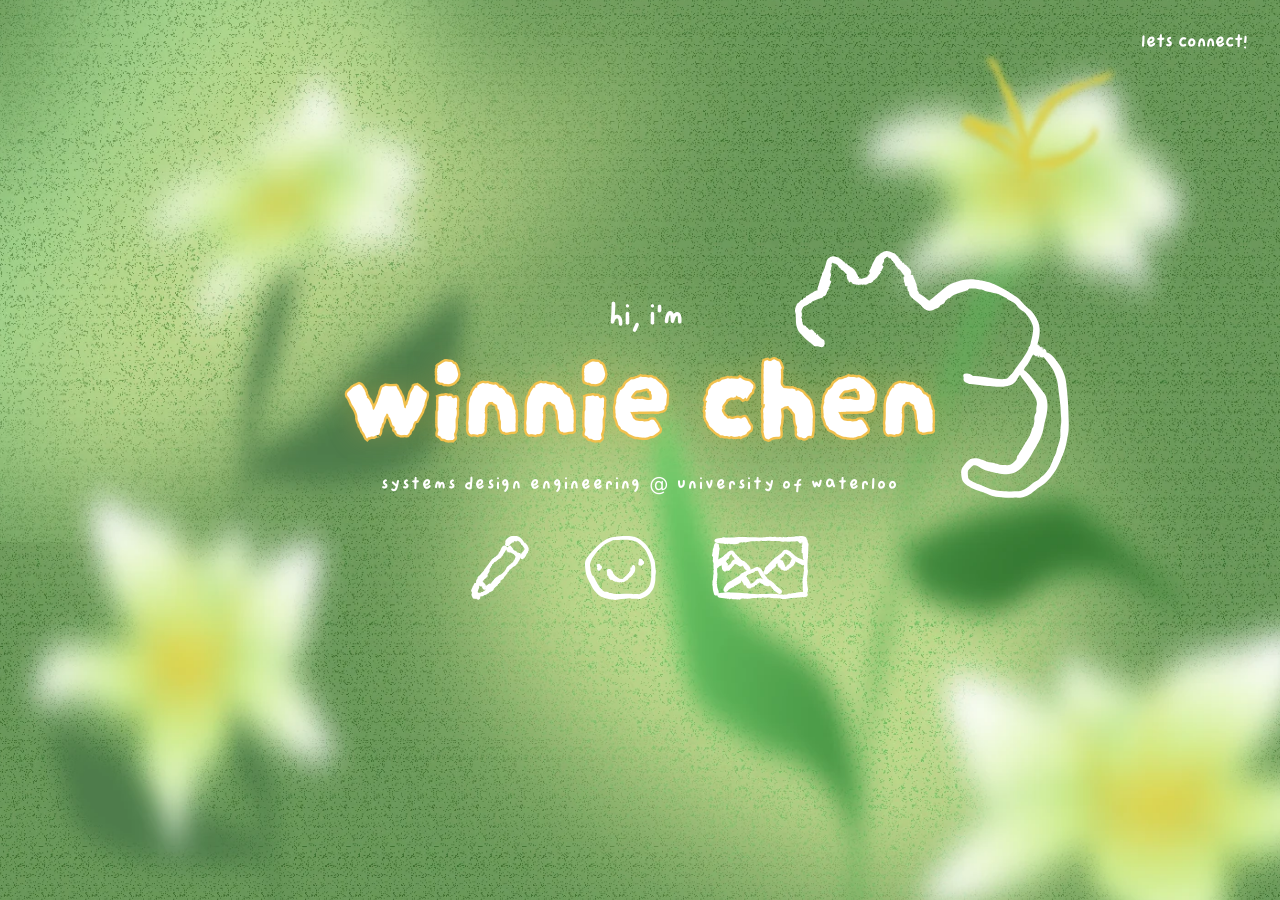
<file: index.html>
<!DOCTYPE html>
<html lang="en">
<head>
  <meta charset="UTF-8">
  <meta name="viewport" content="width=device-width, initial-scale=1">
  <title>Winnie Chen</title>
  <!-- Browser tab icon (favicon): shows assets/logo.svg next to the page title -->
  <link rel="icon" type="image/svg+xml" href="assets/logo.svg">
  <meta name="description" content="Winnie Chen, systems design engineering at the University of Waterloo.">
  <!-- Start downloading the two main fonts straight away so the text appears sooner -->
  <link rel="preload" href="fonts/DarumadropOne-Regular.ttf" as="font" type="font/ttf" crossorigin>
  <link rel="preload" href="fonts/Cweyons-Regular.ttf" as="font" type="font/ttf" crossorigin>
  <link rel="stylesheet" href="styles.css">
</head>
<body>

  <main class="hero">
    <!-- Background image layer (moves slightly with the mouse, see script.js) -->
    <div class="hero-bg" aria-hidden="true"></div>

    <!-- Top-right menu -->
    <div class="connect">
      <button class="connect-btn" type="button" aria-expanded="false" aria-controls="connect-menu">
        lets connect!
      </button>
      <ul class="connect-menu" id="connect-menu">
        <li>
          <a href="https://www.linkedin.com/in/winniechen3" target="_blank" rel="noopener noreferrer">
            <svg class="menu-icon" viewBox="0 0 24 24" fill="none" stroke="currentColor" stroke-width="2" stroke-linecap="round" stroke-linejoin="round" aria-hidden="true">
              <path d="M16 8a6 6 0 0 1 6 6v7h-4v-7a2 2 0 0 0-2-2 2 2 0 0 0-2 2v7h-4v-7a6 6 0 0 1 6-6z"/>
              <rect x="2" y="9" width="4" height="12"/>
              <circle cx="4" cy="4" r="2"/>
            </svg>
            <span>linkedin</span>
          </a>
        </li>
        <li>
          <a href="https://github.com/winnie-c8" target="_blank" rel="noopener noreferrer">
            <svg class="menu-icon" viewBox="0 0 24 24" fill="none" stroke="currentColor" stroke-width="2" stroke-linecap="round" stroke-linejoin="round" aria-hidden="true">
              <path d="M9 19c-5 1.5-5-2.5-7-3m14 6v-3.87a3.37 3.37 0 0 0-.94-2.61c3.14-.35 6.44-1.54 6.44-7A5.44 5.44 0 0 0 20 4.77 5.07 5.07 0 0 0 19.91 1S18.73.65 16 2.48a13.38 13.38 0 0 0-7 0C6.27.65 5.09 1 5.09 1A5.07 5.07 0 0 0 5 4.77a5.44 5.44 0 0 0-1.5 3.78c0 5.42 3.3 6.61 6.44 7A3.37 3.37 0 0 0 9 18.13V22"/>
            </svg>
            <span>github</span>
          </a>
        </li>
        <li>
          <a href="mailto:winnie.chen005@gmail.com">
            <svg class="menu-icon" viewBox="0 0 24 24" fill="none" stroke="currentColor" stroke-width="2" stroke-linecap="round" stroke-linejoin="round" aria-hidden="true">
              <path d="M4 4h16c1.1 0 2 .9 2 2v12c0 1.1-.9 2-2 2H4c-1.1 0-2-.9-2-2V6c0-1.1.9-2 2-2z"/>
              <polyline points="22,6 12,13 2,6"/>
            </svg>
            <span>email</span>
          </a>
        </li>
      </ul>
    </div>

    <!-- Centre content -->
    <div class="hero-content">
      <h1 class="intro">
        <span class="intro-greeting">hi, i'm</span>
        <span class="intro-name">
          winnie chen
          <!-- Cat doodle sits on the end of the name -->
          <img class="intro-cat" src="assets/intro-cat.svg" alt="" width="300" height="200">
        </span>
      </h1>

      <p class="tagline">systems design engineering @ university of waterloo</p>

      <!-- Icon navigation: change the hrefs to your real sections/pages -->
      <nav class="icon-nav" aria-label="Main">
        <a class="icon-link" href="projects.html" style="--blob:#a3b5bc; --rot:-4deg">
          <img src="assets/icon-pencil.svg" alt="">
          <span class="icon-label">projects</span>
        </a>
        <a class="icon-link" href="about.html" style="--blob:#e8c96b; --rot:3deg">
          <img src="assets/icon-smile.svg" alt="">
          <span class="icon-label">about me</span>
        </a>
        <a class="icon-link" href="gallery.html" style="--blob:#c4a8d8; --rot:-2deg">
          <img src="assets/icon-image.svg" alt="">
          <span class="icon-label">gallery</span>
        </a>
      </nav>
    </div>
  </main>

  <!-- Add more sections below. Give each an id that matches the links above. -->
  <!--
  <section id="writing"></section>
  <section id="about"></section>
  <section id="gallery"></section>
  <section id="contact"></section>
  -->

  <script src="script.js"></script>
</body>
</html>
</file>
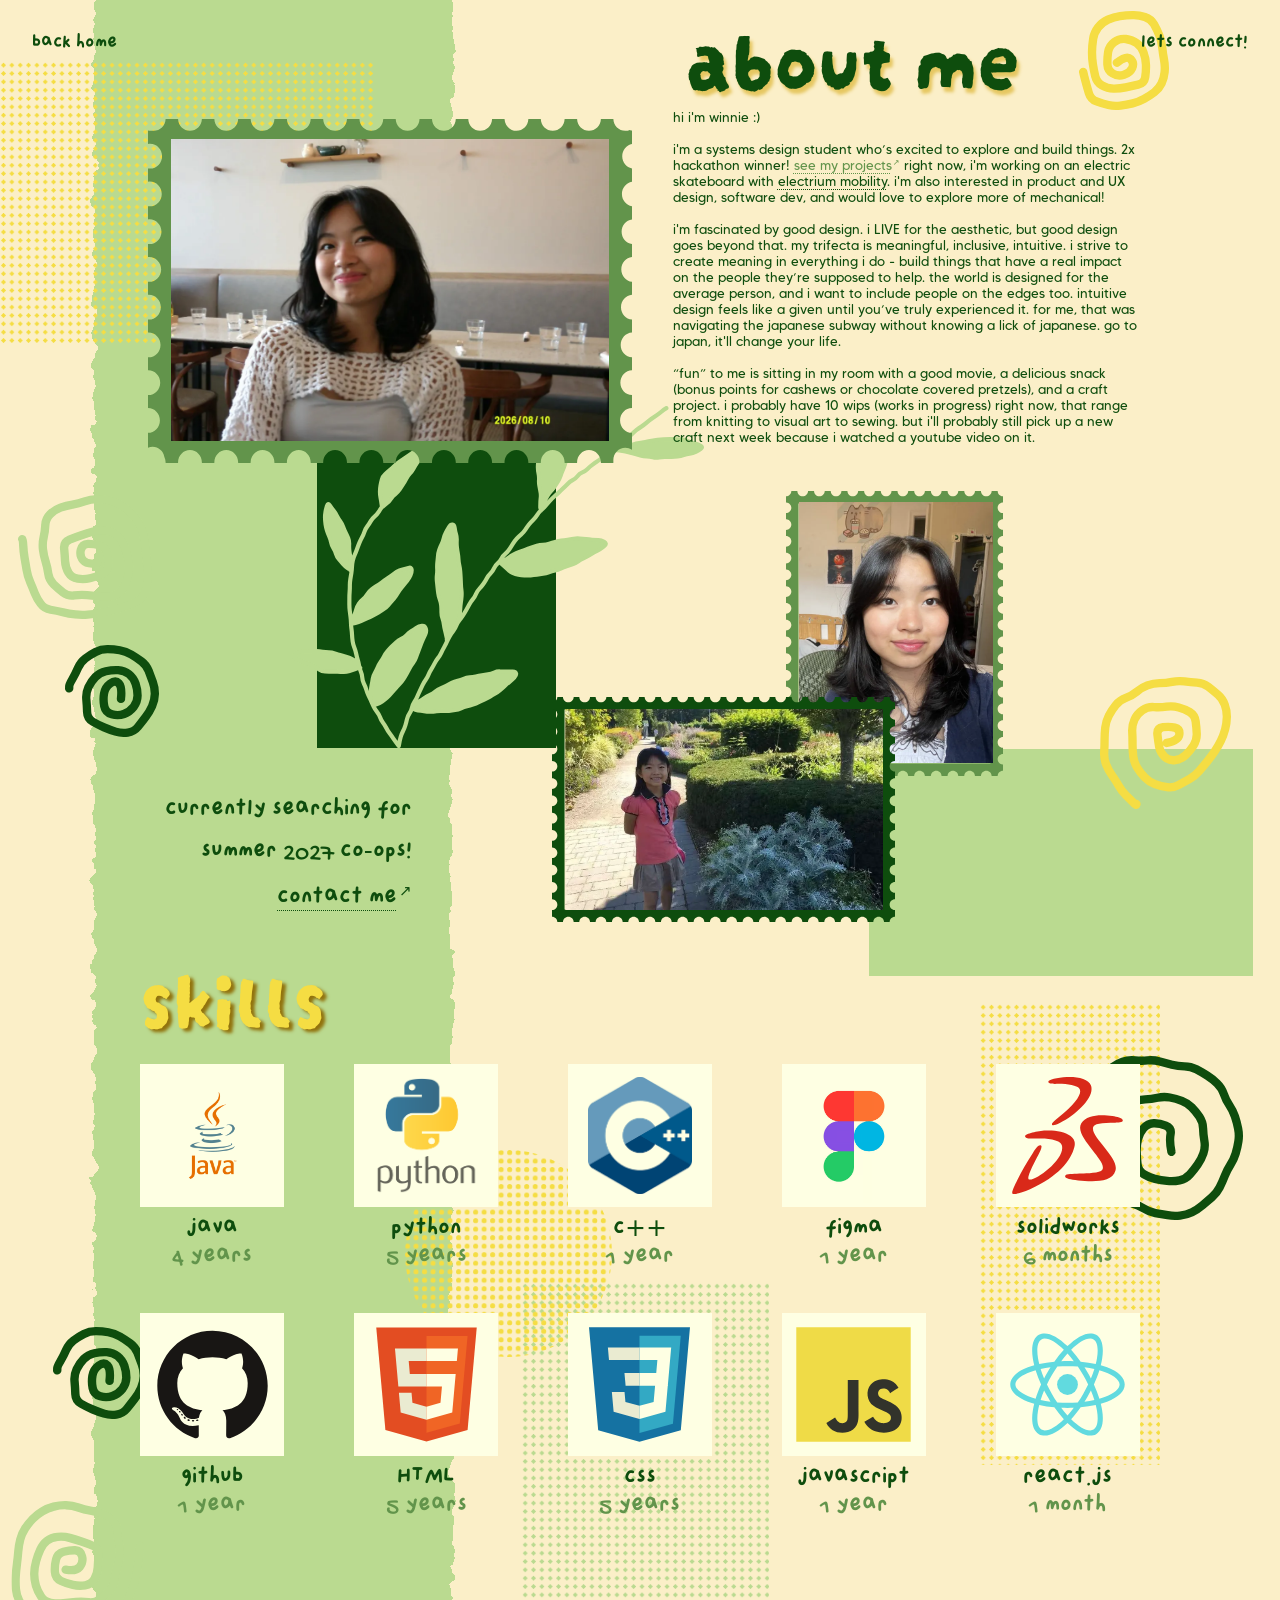
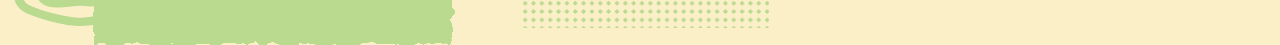
<file: about.html>
<!DOCTYPE html>
<html lang="en">
<head>
  <meta charset="UTF-8">
  <meta name="viewport" content="width=device-width, initial-scale=1">
  <title>About Me | Winnie Chen</title>
  <!-- Browser tab icon (favicon): shows assets/logo.svg next to the page title -->
  <link rel="icon" type="image/svg+xml" href="assets/logo.svg">
  <!-- Start downloading the two main fonts straight away so the text appears sooner -->
  <link rel="preload" href="fonts/DarumadropOne-Regular.ttf" as="font" type="font/ttf" crossorigin>
  <link rel="preload" href="fonts/Cweyons-Regular.ttf" as="font" type="font/ttf" crossorigin>
  <link rel="stylesheet" href="styles.css">
  <!-- Turns on the fade-in before anything is drawn, so the top of the page starts hidden
       instead of flashing up and then disappearing. If JavaScript is off this never runs,
       and everything just shows normally. -->
  <script>document.documentElement.classList.add("reveal-on");</script>
</head>
<body class="page about-page">

  <!-- Invisible helper: a "torn paper" filter. It wobbles the edges of anything that uses
       filter: url(#torn) so the green strip looks ripped instead of perfectly straight. -->
  <svg width="0" height="0" style="position:absolute" aria-hidden="true">
    <filter id="torn">
      <feTurbulence type="fractalNoise" baseFrequency="0.06" numOctaves="3" seed="4"/>
      <feDisplacementMap in="SourceGraphic" scale="14"/>
    </filter>
  </svg>

  <a class="back" href="index.html">back home</a>
    <!-- Top-right menu -->
    <div class="connect">
      <button class="connect-btn" type="button" aria-expanded="false" aria-controls="connect-menu">
        lets connect!
      </button>
      <ul class="connect-menu" id="connect-menu">
        <li>
          <a href="https://www.linkedin.com/in/winniechen3" target="_blank" rel="noopener noreferrer">
            <svg class="menu-icon" viewBox="0 0 24 24" fill="none" stroke="currentColor" stroke-width="2" stroke-linecap="round" stroke-linejoin="round" aria-hidden="true">
              <path d="M16 8a6 6 0 0 1 6 6v7h-4v-7a2 2 0 0 0-2-2 2 2 0 0 0-2 2v7h-4v-7a6 6 0 0 1 6-6z"/>
              <rect x="2" y="9" width="4" height="12"/>
              <circle cx="4" cy="4" r="2"/>
            </svg>
            <span>linkedin</span>
          </a>
        </li>
        <li>
          <a href="https://github.com/winnie-c8" target="_blank" rel="noopener noreferrer">
            <svg class="menu-icon" viewBox="0 0 24 24" fill="none" stroke="currentColor" stroke-width="2" stroke-linecap="round" stroke-linejoin="round" aria-hidden="true">
              <path d="M9 19c-5 1.5-5-2.5-7-3m14 6v-3.87a3.37 3.37 0 0 0-.94-2.61c3.14-.35 6.44-1.54 6.44-7A5.44 5.44 0 0 0 20 4.77 5.07 5.07 0 0 0 19.91 1S18.73.65 16 2.48a13.38 13.38 0 0 0-7 0C6.27.65 5.09 1 5.09 1A5.07 5.07 0 0 0 5 4.77a5.44 5.44 0 0 0-1.5 3.78c0 5.42 3.3 6.61 6.44 7A3.37 3.37 0 0 0 9 18.13V22"/>
            </svg>
            <span>github</span>
          </a>
        </li>
        <li>
          <a href="mailto:winnie.chen005@gmail.com">
            <svg class="menu-icon" viewBox="0 0 24 24" fill="none" stroke="currentColor" stroke-width="2" stroke-linecap="round" stroke-linejoin="round" aria-hidden="true">
              <path d="M4 4h16c1.1 0 2 .9 2 2v12c0 1.1-.9 2-2 2H4c-1.1 0-2-.9-2-2V6c0-1.1.9-2 2-2z"/>
              <polyline points="22,6 12,13 2,6"/>
            </svg>
            <span>email</span>
          </a>
        </li>
      </ul>
    </div>

  <!-- Layout: the content flows in a grid whose column widths are proportions of the
       Figma frame (177 : 579 : 49 : 561 : 166), so it stretches and shrinks with the screen.
       Sizes use --u = one Figma pixel at the current page width.
       Only the background decorations (.about-deco) are layered behind, placed by percentage.
       Below 1000px wide, styles.css stacks everything into one column. -->
  <main class="about">

    <!-- ===== Background layer: decorations that sit behind everything ===== -->
    <div class="about-deco" aria-hidden="true">
      <!-- light green blocks (the torn tall strip and the block behind the selfies) -->
      <div class="block block--light" style="--x:1040; --y:897;  --w:460; --h:271;"></div>
      <div class="block block--light torn" style="--x:112;  --y:-30;  --w:429; bottom:0; height:auto;"></div>

      <!-- dot patterns (drawn with CSS, see .dots in styles.css) -->
      <div class="dots dots--yellow" style="--x:-11;  --y:73;   --w:460; --h:337;"></div>
      <div class="dots dots--yellow" style="--x:1172; --y:1201; --w:216; --h:553;"></div>
      <div class="dots dots--light"  style="--x:623;  --y:1534; --w:298; --h:414;"></div>
      <img class="art" src="assets/about/dot-circle.svg" alt="" style="--x:485;  --y:1376; --w:248; --h:248;">

      <!-- spirals: each img uses the exact size of its exported SVG -->
      <img class="art flip" src="assets/about/spiral-lightgreen-big.svg" alt="" style="--x:13; --y:1796; --w:159.7; --h:149.4;">
      <img class="art" src="assets/about/spiral-darkgreen-small.svg" alt="" style="--x:78;   --y:772;  --w:112.7; --h:110.7;">
      <img class="art" src="assets/about/spiral-darkgreen-big.svg"  alt="" style="--x:1277; --y:1264;  --w:211;   --h:196.2;">
      <img class="art" src="assets/about/spiral-darkgreen-small.svg" alt="" style="--x:64;   --y:1588; --w:112.7; --h:110.7;">
      <img class="art" src="assets/about/spiral-lightgreen.svg"     alt="" style="--x:22;   --y:592;  --w:159.7; --h:149.4;">
      <img class="art" src="assets/about/spiral-yellow.svg"         alt="" style="--x:1291; --y:13;  --w:107.6; --h:118.5;">
      <img class="art" src="assets/about/spiral-yellow-big.svg"     alt="" style="--x:1316; --y:810;  --w:157.3; --h:158.8;">
    </div>

    <section class="about-intro">

      <!-- Left column: big photo stamp, dark square with the leaf, then the co-op text -->
      <div class="about-left">
        <!-- Stamp frame underneath, photo on top inside it -->
        <div class="stamp-frame stamp-frame--cafe">
          <img class="stamp-frame-art" src="assets/about/stamp-big.svg" alt="">
          <div class="crop">
            <img src="assets/about/photo-cafe.png" alt="Winnie smiling at a cafe table"
                 style="left:-22.97%; top:-0.04%; width:122.97%; height:100.07%;">
          </div>
        </div>

        <!-- Dark green square, tucked up under the bottom of the stamp, with the leaf branch on it -->
        <div class="about-dark-block">
          <img class="about-leaf" src="assets/about/leaf-branch.svg" alt="" aria-hidden="true">
        </div>

        <!-- EDIT HERE - CO-OP TEXT AND LINKS (right-aligned, under the dark square) -->
        <ul class="about-traits">
          <li>currently searching for</li>
          <li>summer 2027 co-ops!</li>
          <!-- Links: arrow sits top-right of the text, whole link turns yellow on hover (see .about-link in styles.css) -->
          <li><a class="about-link about-link--arrow" href="https://www.linkedin.com/in/winniechen3" target="_blank" rel="noopener noreferrer">contact me</a></li>
        </ul>
      </div>

      <!-- Right column: title, bio, then the two overlapping photo stamps -->
      <div class="about-right">
        <h1 class="about-title">about me</h1>

        <!-- EDIT HERE - YOUR BIO. Each paragraph is its own <p>. -->
        <div class="about-bio">
          <p>hi i'm winnie :)</p>
          <p>i'm a systems design student who’s excited to explore and build things. 2x hackathon winner! <a class="about-link about-link--arrow about-link--mid" href="projects.html">see my projects</a> right now, i'm working on an electric skateboard with <a class="about-link" href="https://electriummobility.com/" target="_blank" rel="noopener noreferrer">electrium mobility</a>. i'm also interested in product and UX design, software dev, and would love to explore more of mechanical!</p>
          <p>i'm fascinated by good design. i LIVE for the aesthetic, but good design goes beyond that. my trifecta is meaningful, inclusive, intuitive. i strive to create meaning in everything i do - build things that have a real impact on the people they’re supposed to help. the world is designed for the average person, and i want to include people on the edges too. intuitive design feels like a given until you’ve truly experienced it. for me, that was navigating the japanese subway without knowing a lick of japanese. go to japan, it'll change your life.</p>
          <p>“fun” to me is sitting in my room with a good movie, a delicious snack (bonus points for cashews or chocolate covered pretzels), and a craft project. i probably have 10 wips (works in progress) right now, that range from knitting to visual art to sewing. but i'll probably still pick up a new craft next week because i watched a youtube video on it.</p>
        </div>

        <!-- Selfie (top right) and garden photo (bottom left) overlap in one shared box -->
        <div class="photo-pair">
          <!-- Garden: frame underneath, mirrored photo on top -->
          <div class="stamp-frame stamp-frame--garden">
            <img class="stamp-frame-art" src="assets/about/stamp-wide.svg" alt="">
            <div class="crop">
              <img class="crop-fill flip" src="assets/about/photo-garden.png" alt="Winnie as a kid standing in a garden">
            </div>
          </div>
          <!-- Selfie: photo underneath, frame on top -->
          <div class="stamp-frame stamp-frame--selfie">
            <div class="crop">
              <img src="assets/about/photo-selfie.png" alt="Selfie of Winnie"
                   style="left:-55.25%; top:-0.04%; width:178.59%; height:99.44%;">
            </div>
            <img class="stamp-frame-art" src="assets/about/stamp-tall.svg" alt="">
          </div>
        </div>
      </div>
    </section>

    <!-- ===== Skills ===== -->
    <section class="about-skills">
      <h2 class="about-title about-title--skills">skills</h2>
    <!-- EDIT HERE - YOUR SKILLS: each card is a cream square with the logo inside,
         and the line underneath says how long. Order and years match the Figma frame.
         Under each square: the skill name, then the time on the line below. -->
    <ul class="skills-grid">
      <li class="skill"><span class="skill-icon"><img src="assets/about/skills/java.png" alt="Java"></span><span class="skill-name">java</span><span class="skill-years">4 years</span></li>
      <li class="skill"><span class="skill-icon"><img src="assets/about/skills/python.png" alt="Python"></span><span class="skill-name">python</span><span class="skill-years">5 years</span></li>
      <li class="skill"><span class="skill-icon"><img src="assets/about/skills/cpp.png" alt="C++"></span><span class="skill-name">c++</span><span class="skill-years">1 year</span></li>
      <!-- the Figma image is wide with the logo in the middle, so it's cropped to fill the square -->
      <li class="skill"><span class="skill-icon"><img class="skill-logo-fill" src="assets/about/skills/figma.png" alt="Figma"></span><span class="skill-name">figma</span><span class="skill-years">1 year</span></li>
      <li class="skill"><span class="skill-icon"><img src="assets/about/skills/solidworks.svg" alt="SolidWorks"></span><span class="skill-name">solidworks</span><span class="skill-years">6 months</span></li>
      <li class="skill"><span class="skill-icon"><img src="assets/about/skills/github.svg" alt="GitHub"></span><span class="skill-name">github</span><span class="skill-years">1 year</span></li>
      <li class="skill"><span class="skill-icon"><img src="assets/about/skills/html.svg" alt="HTML"></span><span class="skill-name">HTML</span><span class="skill-years">5 years</span></li>
      <li class="skill"><span class="skill-icon"><img src="assets/about/skills/css.svg" alt="CSS"></span><span class="skill-name">css</span><span class="skill-years">5 years</span></li>
      <li class="skill"><span class="skill-icon"><img src="assets/about/skills/javascript.svg" alt="JavaScript"></span><span class="skill-name">javascript</span><span class="skill-years">1 year</span></li>
      <li class="skill"><span class="skill-icon"><img src="assets/about/skills/react.svg" alt="React.js"></span><span class="skill-name">react.js</span><span class="skill-years">1 month</span></li>
    </ul>
    </section>
  </main>
  <!-- Makes the "lets connect!" dropdown open and close -->
  <script src="script.js"></script>
</body>
</html>
</file>
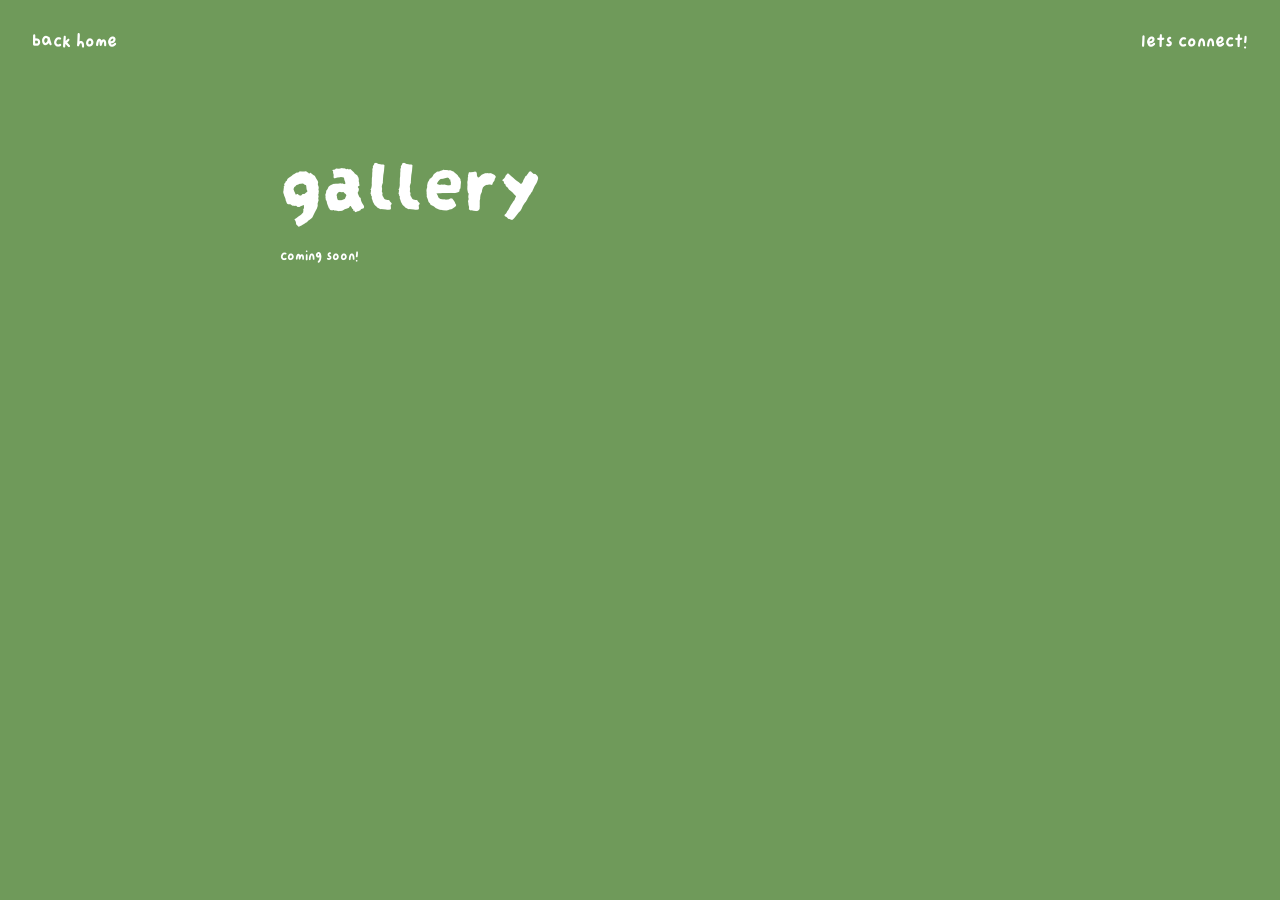
<file: gallery.html>
<!DOCTYPE html>
<html lang="en">
<head>
  <meta charset="UTF-8">
  <meta name="viewport" content="width=device-width, initial-scale=1">
  <title>Gallery | Winnie Chen</title>
  <!-- Browser tab icon (favicon): shows assets/logo.svg next to the page title -->
  <link rel="icon" type="image/svg+xml" href="assets/logo.svg">
  <!-- Start downloading the two main fonts straight away so the text appears sooner -->
  <link rel="preload" href="fonts/DarumadropOne-Regular.ttf" as="font" type="font/ttf" crossorigin>
  <link rel="preload" href="fonts/Cweyons-Regular.ttf" as="font" type="font/ttf" crossorigin>
  <link rel="stylesheet" href="styles.css">
</head>
<body class="page">
  <a class="back" href="index.html">back home</a>
    <!-- Top-right menu -->
    <div class="connect">
      <button class="connect-btn" type="button" aria-expanded="false" aria-controls="connect-menu">
        lets connect!
      </button>
      <ul class="connect-menu" id="connect-menu">
        <li>
          <a href="https://www.linkedin.com/in/winniechen3" target="_blank" rel="noopener noreferrer">
            <svg class="menu-icon" viewBox="0 0 24 24" fill="none" stroke="currentColor" stroke-width="2" stroke-linecap="round" stroke-linejoin="round" aria-hidden="true">
              <path d="M16 8a6 6 0 0 1 6 6v7h-4v-7a2 2 0 0 0-2-2 2 2 0 0 0-2 2v7h-4v-7a6 6 0 0 1 6-6z"/>
              <rect x="2" y="9" width="4" height="12"/>
              <circle cx="4" cy="4" r="2"/>
            </svg>
            <span>linkedin</span>
          </a>
        </li>
        <li>
          <a href="https://github.com/winnie-c8" target="_blank" rel="noopener noreferrer">
            <svg class="menu-icon" viewBox="0 0 24 24" fill="none" stroke="currentColor" stroke-width="2" stroke-linecap="round" stroke-linejoin="round" aria-hidden="true">
              <path d="M9 19c-5 1.5-5-2.5-7-3m14 6v-3.87a3.37 3.37 0 0 0-.94-2.61c3.14-.35 6.44-1.54 6.44-7A5.44 5.44 0 0 0 20 4.77 5.07 5.07 0 0 0 19.91 1S18.73.65 16 2.48a13.38 13.38 0 0 0-7 0C6.27.65 5.09 1 5.09 1A5.07 5.07 0 0 0 5 4.77a5.44 5.44 0 0 0-1.5 3.78c0 5.42 3.3 6.61 6.44 7A3.37 3.37 0 0 0 9 18.13V22"/>
            </svg>
            <span>github</span>
          </a>
        </li>
        <li>
          <a href="mailto:winnie.chen005@gmail.com">
            <svg class="menu-icon" viewBox="0 0 24 24" fill="none" stroke="currentColor" stroke-width="2" stroke-linecap="round" stroke-linejoin="round" aria-hidden="true">
              <path d="M4 4h16c1.1 0 2 .9 2 2v12c0 1.1-.9 2-2 2H4c-1.1 0-2-.9-2-2V6c0-1.1.9-2 2-2z"/>
              <polyline points="22,6 12,13 2,6"/>
            </svg>
            <span>email</span>
          </a>
        </li>
      </ul>
    </div>
  <main class="page-content">
    <h1>gallery</h1>
    <p>coming soon!</p>
  </main>
  <!-- Makes the "lets connect!" dropdown open and close -->
  <script src="script.js"></script>
</body>
</html>
</file>
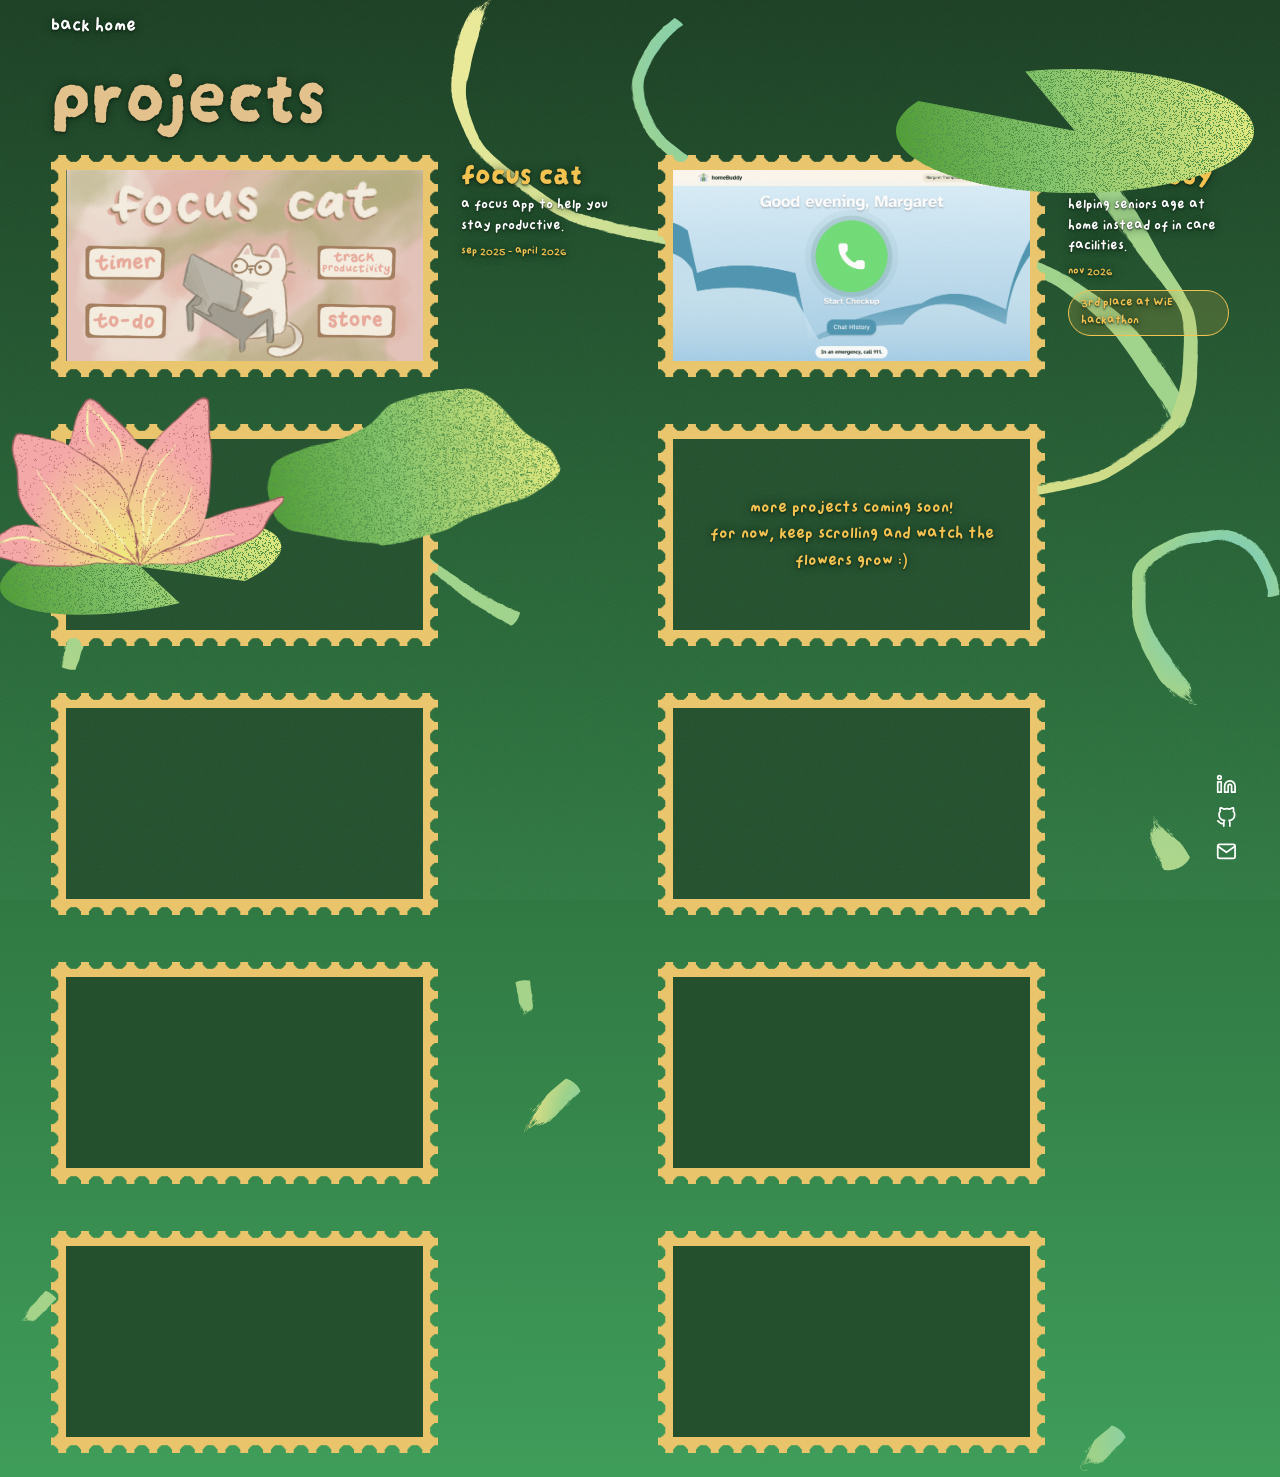
<file: projects.html>
<!DOCTYPE html>
<html lang="en">
<head>
  <meta charset="UTF-8">
  <meta name="viewport" content="width=device-width, initial-scale=1">
  <title>Projects | Winnie Chen</title>
  <!-- Browser tab icon (favicon): shows assets/logo.svg next to the page title -->
  <link rel="icon" type="image/svg+xml" href="assets/logo.svg">
  <!-- Start downloading the fonts and the vine drawing straight away, instead of waiting
       until the CSS / script asks for them, so the page is ready sooner -->
  <link rel="preload" href="fonts/DarumadropOne-Regular.ttf" as="font" type="font/ttf" crossorigin>
  <link rel="preload" href="fonts/Cweyons-Regular.ttf" as="font" type="font/ttf" crossorigin>
  <link rel="preload" href="assets/projects/vines.svg" as="fetch" crossorigin>
  <link rel="preload" href="assets/projects/vine-guide.svg" as="fetch" crossorigin>
  <link rel="stylesheet" href="styles.css">
  <!-- Loading state: keeps the flowers and lily pads closed until the fonts and vines
       are ready (script.js), so they bloom open once the page is ready.
       This only runs when JavaScript is on, so without JS the page shows normally. -->
  <script>document.documentElement.classList.add("is-loading");</script>
</head>
<body class="page projects-page">

  <main class="pond">
    <div class="pond-deco" aria-hidden="true">
      <!-- EDIT HERE - YOUR VINES: data-src is the drawing, data-guides has one plain stroked line per
           vine (same layer order), drawn from where the vine starts growing to its tip.
           Each vine is uncovered along its guide line as you scroll.
           If the page proportions change, update aspect-ratio on .pond in styles.css. -->
      <div class="vines" data-src="assets/projects/vines.svg" data-guides="assets/projects/vine-guide.svg"></div>

      <!-- EDIT HERE - YOUR LILY PADS / FLOWERS: swap the src for any image.
           --x / --y place the top-left corner (percent of the page), --w sets the width,
           --rot tilts it. Later lines sit on top, so pads go before the flowers resting on them.
           To hang one off the side of the screen, add class "edge-left" or "edge-right":
           --x then measures from that edge of the screen, and a negative --x pushes it off. -->
      <img class="deco" src="assets/projects/lilypad1.svg" alt="" style="--x: 70%;   --y: 3.2%;  --w: 28%;">
      <img class="deco edge-left"  src="assets/projects/lilypad3.svg" alt="" style="--x: 0%; --y: 24%;   --w: 22%;">
      <img class="deco"            src="assets/projects/lilypad2.svg" alt="" style="--x: 21%;   --y: 18.2%; --w: 23%; --rot: -6deg;">
      <img class="deco edge-left"  src="assets/projects/flower1.svg"  alt="" style="--x: -3%;   --y: 18%; --w: 25%; --rot: 4deg;">
      <img class="deco"            src="assets/projects/lilypad2.svg" alt="" style="--x: 25.5%; --y: 36.5%; --w: 22.5%; --rot: 8deg;">
      <img class="deco edge-right" src="assets/projects/lilypad2.svg" alt="" style="--x: 3%;    --y: 38%;   --w: 24.5%;">
      <img class="deco edge-right" src="assets/projects/flower2.svg"  alt="" style="--x: 4%;    --y: 28.7%; --w: 26.5%;">
      <img class="deco edge-left"  src="assets/projects/lilypad3.svg" alt="" style="--x: 0%;    --y: 51%;   --w: 23%;">
      <img class="deco edge-left"  src="assets/projects/flower2.svg"  alt="" style="--x: -0.5%; --y: 46.9%; --w: 16%;">
      <img class="deco edge-right" src="assets/projects/lilypad1.svg" alt="" style="--x: 2%;    --y: 51.8%; --w: 24.5%; --rot: 4deg;">
      <img class="deco"            src="assets/projects/lilypad1.svg" alt="" style="--x: 34.8%; --y: 68.5%; --w: 23%;">
      <img class="deco"            src="assets/projects/flower1.svg"  alt="" style="--x: 29%;   --y: 62.1%; --w: 28.5%;">
      <img class="deco edge-left"  src="assets/projects/lilypad2.svg" alt="" style="--x: 0%;    --y: 69.3%; --w: 20.5%; --rot: -8deg;">
      <img class="deco"            src="assets/projects/lilypad3.svg" alt="" style="--x: 21.4%; --y: 81.5%; --w: 27.5%;">
      <img class="deco edge-right" src="assets/projects/lilypad3.svg" alt="" style="--x: 2%;    --y: 88.3%; --w: 22.5%;">
      <img class="deco edge-right" src="assets/projects/flower1.svg"  alt="" style="--x: 1%;    --y: 81.2%; --w: 23%;">
    </div>

    <div class="pond-inner">
      <a class="back" href="index.html">back home</a>
      <!-- Contact icons: a column of 3 icon links pinned to the bottom-right corner
           of the screen (stays there while you scroll). The aria-label is the name
           screen readers say, since there's no visible text. -->
      <ul class="contact-icons">
        <li>
          <a href="https://www.linkedin.com/in/winniechen3" aria-label="linkedin" target="_blank" rel="noopener noreferrer">
            <svg class="menu-icon" viewBox="0 0 24 24" fill="none" stroke="currentColor" stroke-width="2" stroke-linecap="round" stroke-linejoin="round" aria-hidden="true">
              <path d="M16 8a6 6 0 0 1 6 6v7h-4v-7a2 2 0 0 0-2-2 2 2 0 0 0-2 2v7h-4v-7a6 6 0 0 1 6-6z"/>
              <rect x="2" y="9" width="4" height="12"/>
              <circle cx="4" cy="4" r="2"/>
            </svg>
          </a>
        </li>
        <li>
          <a href="https://github.com/winnie-c8" aria-label="github" target="_blank" rel="noopener noreferrer">
            <svg class="menu-icon" viewBox="0 0 24 24" fill="none" stroke="currentColor" stroke-width="2" stroke-linecap="round" stroke-linejoin="round" aria-hidden="true">
              <path d="M9 19c-5 1.5-5-2.5-7-3m14 6v-3.87a3.37 3.37 0 0 0-.94-2.61c3.14-.35 6.44-1.54 6.44-7A5.44 5.44 0 0 0 20 4.77 5.07 5.07 0 0 0 19.91 1S18.73.65 16 2.48a13.38 13.38 0 0 0-7 0C6.27.65 5.09 1 5.09 1A5.07 5.07 0 0 0 5 4.77a5.44 5.44 0 0 0-1.5 3.78c0 5.42 3.3 6.61 6.44 7A3.37 3.37 0 0 0 9 18.13V22"/>
            </svg>
          </a>
        </li>
        <li>
          <a href="mailto:winnie.chen005@gmail.com" aria-label="email">
            <svg class="menu-icon" viewBox="0 0 24 24" fill="none" stroke="currentColor" stroke-width="2" stroke-linecap="round" stroke-linejoin="round" aria-hidden="true">
              <path d="M4 4h16c1.1 0 2 .9 2 2v12c0 1.1-.9 2-2 2H4c-1.1 0-2-.9-2-2V6c0-1.1.9-2 2-2z"/>
              <polyline points="22,6 12,13 2,6"/>
            </svg>
          </a>
        </li>
      </ul>

      <header class="projects-header">
        <h1>projects</h1>
      </header>

      <!-- Each row holds two projects. Stamps are yellow; add project-row--white for white ones. -->
      <section class="project-row">
        <article class="project">
          <!-- drop an <img src="..." alt="..."> inside .stamp-photo -->
          <!-- Focus Cat: this stamp is a button. Hovering it opens it out and plays the
               preview video; clicking it opens the pop-up with the matching id
               (data-dialog="project-focus-cat" → <dialog id="project-focus-cat"> below). -->
          <button class="stamp" type="button" data-dialog="project-focus-cat"
                  aria-label="Open details for Focus Cat">
            <span class="stamp-photo">
              <!-- EDIT HERE - PREVIEW VIDEO: put your animation's file path in the <source> line
                   and remove the comment marks around it. It plays on hover, muted and looping. -->
                <!-- stamp-crop hides the window's grey title bar (see styles.css) -->
                <img class="stamp-crop" src="assets/projects/focus-cat/preview.png" alt="Focus Cat main menu screen" width="1953" height="1077">
                <video class="stamp-video" muted loop playsinline preload="none" aria-hidden="true">
                <source src="assets/projects/focus-cat/focus-cat-preview.mp4" type="video/mp4">
              </video>
            </span>
          </button>
          <div class="project-text">
            <h2>focus cat</h2>
            <p>a focus app to help you stay productive.</p>
            <p class="projects-date">sep 2025 - april 2026</p>
          </div>
        </article>
        <!-- homeBuddy: a stamp button like Focus Cat's. Clicking it opens the pop-up
             with the id "project-homebuddy" below. It has no <video> yet, so hovering
             just opens the frame out a little. -->
        <article class="project">
          <button class="stamp" type="button" data-dialog="project-homebuddy"
                  aria-label="Open details for homeBuddy">
            <span class="stamp-photo">
              <img src="assets/projects/homeBuddy/senior-view.png" alt="homeBuddy sign-in screen with patient, family and care team options" width="1371" height="735">
              <video class="stamp-video" muted loop playsinline preload="none" aria-hidden="true">
              <source src="assets/projects/homeBuddy/homebuddy-preview.mp4" type="video/mp4">
            </span>
          </button>
          <div class="project-text">
            <h2>homeBuddy</h2>
            <p>helping seniors age at home instead of in care facilities.</p>
            <p class="projects-date">nov 2026</p>
            <!-- Award tag under the date, styled like the badges in the pop-up -->
            <span class="project-tag">3rd place at WiE hackathon</span>
          </div>
        </article>
      </section>

      <!-- Empty frames for future projects (no text beside them yet).
           To fill one, add a <div class="project-text"> after its stamp, like Focus Cat's. -->
      <section class="project-row">
        <article class="project">
          <div class="stamp"><div class="stamp-photo"></div></div>
        </article>
        <!-- "More coming soon" note, written inside a blank stamp so it matches the
             frames. The old grid of placeholder frames is saved in git on the
             "projects-grid" branch. -->
        <article class="project project--note">
          <div class="stamp">
            <div class="stamp-photo stamp-note">
              <p>more projects coming soon!<br>for now, keep scrolling and watch the flowers grow :)</p>
            </div>
          </div>
        </article>
      </section>
      <section class="project-row">
        <article class="project">
          <div class="stamp"><div class="stamp-photo"></div></div>
        </article>
        <article class="project">
          <div class="stamp"><div class="stamp-photo"></div></div>
        </article>
      </section>
      <section class="project-row">
        <article class="project">
          <div class="stamp"><div class="stamp-photo"></div></div>
        </article>
        <article class="project">
          <div class="stamp"><div class="stamp-photo"></div></div>
        </article>
      </section>
      <section class="project-row">
        <article class="project">
          <div class="stamp"><div class="stamp-photo"></div></div>
        </article>
        <article class="project">
          <div class="stamp"><div class="stamp-photo"></div></div>
        </article>
      </section>
    </div>
  </main>

  <!-- Project pop-ups. Each one opens from the stamp whose data-dialog matches its id.
       Click outside the box, press Esc, or use the × button to close. -->
  <dialog class="project-dialog" id="project-focus-cat" aria-labelledby="focus-cat-title">
    <div class="project-dialog-body">
      <!-- method="dialog" makes this button close the pop-up without any JavaScript -->
      <form method="dialog">
        <button class="project-dialog-close" aria-label="Close">×</button>
      </form>

      <!-- EDIT HERE - IMAGES: each grey dashed box below is a placeholder. To fill one,
           save your image to the path in its comment, then swap the placeholder <span>
           for the <img> line under it (and remove that line's comment marks). -->

      <!-- Title, the app running, and a one-line summary -->
      <h2 id="focus-cat-title">focus cat</h2>
      <!-- Link to the code, styled as a yellow button right under the title -->
      <p class="dialog-github-row">
        <a class="dialog-github" href="https://github.com/winnie-c8/Focus-Cat" target="_blank" rel="noopener">github ↗</a>
      </p>
      <!-- The same preview video as the stamp, shown big. It starts from the
           beginning each time the pop-up opens and pauses when it closes (script.js).
           The still screenshot (poster) shows until the video starts.
           "controls" adds the browser's play/pause button and a timeline
           you can drag back (or forward) through. -->
      <figure class="dialog-figure dialog-figure--hero">
        <video class="dialog-video" controls muted loop playsinline preload="none"
               poster="assets/projects/focus-cat/preview.png" aria-label="Focus Cat running">
          <source src="assets/projects/focus-cat/focus-cat-preview.mp4" type="video/mp4">
        </video>
      </figure>
      <p class="dialog-lead">a cozy pomodoro app where every minute focused buys you something new to decorate your cat's room.</p>

      <!-- Quick facts: what it's built with, and who it's for -->
      <div class="dialog-facts">
        <p class="dialog-label">built with</p>
        <ul class="dialog-built">
          <li>Java</li>
          <li>JSON/Gson</li>
          <li>JFreeChart</li>
          <li>Maven</li>
        </ul>
        <p class="dialog-badge">built for a real client!</p>
      </div>

      <!-- The four main features, as a numbered list -->
      <section class="project-dialog-section">
        <h3>four core features</h3>
        <ol class="dialog-features">
          <li><strong>timer</strong>: pomodoro timer (alternates between 25-minute work sessions with 5-minute breaks) or choose your own custom timer (any length of time). more time focused = more coins</li>
          <li><strong>to-do list</strong>: add, edit, reorder, sort tasks by date. undo/redo actions with ctrl z / ctrl y</li>
          <li><strong>store</strong>: spend coins from timer on background items (cats, room decor)</li>
          <li><strong>productivity tracker</strong>: a graph of your hours focused, viewable by week, month, or year</li>
        </ol>
      </section>

      <!-- Why the app was needed, backed up by the survey -->
      <section class="project-dialog-section">
        <h3>the problem</h3>
        <p>My client, a third-year university student balancing classes and running a club, struggled to keep track of deadlines and stay focused once she sat down to work. Every focus app she'd tried fell short: missing key features, frustrating to use, or too expensive. She wanted one free laptop app to manage her tasks, stay focused, and actually enjoy using, so I built it for her. I also surveyed other students to see whether this was a wider problem. <strong>Most wanted to work about 5 hours a day but managed closer to 3, and everyone who had tried a focus app rated it 5/10 or lower.</strong></p>
        <figure class="dialog-figure">
          <img src="assets/projects/focus-cat/survey.png" alt="Bar chart: 7 students rated focus apps they'd tried; every rating was 5 out of 10 or lower">
          <figcaption>how effective students rated the focus apps they'd tried (1–10)</figcaption>
        </figure>
      </section>

      <!-- How the timer screen changed after the client's feedback -->
      <section class="project-dialog-section">
        <h3>iterations</h3>
        <figure class="dialog-figure">
          <img src="assets/projects/focus-cat/wireframe-1.png" alt="Initial wireframe of the timer screen: a large 00:00:00 with a start button">
          <figcaption>initial wireframe (timer screen)</figcaption>
        </figure>
        <figure class="dialog-figure">
          <img src="assets/projects/focus-cat/wireframe-2.png" alt="Updated wireframe: arrow buttons to change hours, minutes and seconds">
          <figcaption>updated wireframe (pomodoro timer)</figcaption>
        </figure>
        <figure class="dialog-figure">
          <img src="assets/projects/focus-cat/wireframe-3.png" alt="Wireframe after feedback: work/break label, pause, resume and skip buttons">
          <figcaption>updated wireframe (custom timer)</figcaption>
        </figure>
        <p>After client feedback: the timer was buried in a menu, so I moved it to the home screen. the pomodoro timer now has pause/resume/skip controls, while the custom timer moved to a secondary panel.</p>
      </section>

      <!-- The hand-painted look: four screens side by side -->
      <section class="project-dialog-section">
        <h3>visual design</h3>
        <p class="dialog-label">design mockups</p>
        <div class="dialog-gallery">
          <figure class="dialog-figure">
            <img src="assets/projects/focus-cat/mockup-timer.png" alt="Painted timer screen in a cosy room">
          </figure>
          <figure class="dialog-figure">
            <img src="assets/projects/focus-cat/mockup-menu.png" alt="Painted main menu with the cat and buttons for timer, to-do, store and productivity">
          </figure>
          <figure class="dialog-figure">
            <img src="assets/projects/focus-cat/mockup-todo.png" alt="Painted to-do screen with a sleeping cat">
          </figure>
          <figure class="dialog-figure">
            <img src="assets/projects/focus-cat/mockup-tracker.png" alt="Painted productivity tracker with a graph of hours focused">
          </figure>
          <figure class="dialog-figure">
            <img src="assets/projects/focus-cat/mockup-store.png" alt="Painted store screen with a sleeping cat and items to buy with coins">
          </figure>
        </div>
        <p>goal: make it feel like a cozy room, not a productivity tool. hand-painted every background and all the store items to achieve this effect!</p>
      </section>

      <!-- How the code is organised, before and after -->
      <section class="project-dialog-section">
        <h3>code architecture</h3>
        <figure class="dialog-figure">
          <img src="assets/projects/focus-cat/uml-1.png" alt="Initial UML class diagram">
          <figcaption>initial uml diagram</figcaption>
        </figure>
        <figure class="dialog-figure">
          <img src="assets/projects/focus-cat/uml-2.png" alt="Updated UML class diagram">
          <figcaption>updated uml diagram</figcaption>
        </figure>
        <p class="dialog-label">updates to the structure:</p>
        <ul>
          <li>removed login (use local storage through gson instead)</li>
          <li>split timers into Pomodoro and Custom subclasses</li>
          <li>gave the checklist undo/redo stacks</li>
        </ul>
      </section>

      <!-- What was learned, and ideas for later -->
      <section class="project-dialog-section">
        <h3>reflection + what's next?</h3>
        <p>Building for a real person changed how I designed. My first wireframes missed a few key details my client was looking for, like the custom timer. but after her feedback, I restructured the app to match her requests. It taught me to take the design process slowly and check in at each stage, so I could catch mismatches in expectations before building on them.</p>
        <p class="dialog-label">future improvements:</p>
        <ul>
          <li>block distracting websites during focus sessions
            <ul>
              <li>implementation: create a chrome extension using HTML and JavaScript that can sync to the app</li>
            </ul>
          </li>
          <li>cloud sync and backup
            <ul>
              <li>allows saving data across multiple devices</li>
              <li>extra layer of security so data is saved even if local file is destroyed</li>
              <li>implementation: use an API such as Google Drive API</li>
            </ul>
          </li>
        </ul>
      </section>

      <p class="dialog-footnote">full documentation available on request</p>
    </div>
  </dialog>

  <!-- homeBuddy pop-up: opens from the stamp with data-dialog="project-homebuddy".
       It uses the same layout as Focus Cat's, with the content from the project's README. -->
  <dialog class="project-dialog" id="project-homebuddy" aria-labelledby="homebuddy-title">
    <div class="project-dialog-body">
      <!-- method="dialog" makes this button close the pop-up without any JavaScript -->
      <form method="dialog">
        <button class="project-dialog-close" aria-label="Close">×</button>
      </form>

      <!-- Title of the pop-up -->
      <h2 id="homebuddy-title">homeBuddy</h2>
      <!-- Links: try the live app, read the code, see the Devpost page.
           EDIT HERE - DEVPOST: put your Devpost address in the href and remove the
           comment marks around that line. It's hidden for now so there's no dead link. -->
      <p class="dialog-github-row">
        <a class="dialog-github" href="https://codebase-launchpad-studio.lovable.app/" target="_blank" rel="noopener">test it out! ↗</a>
        <a class="dialog-github" href="https://github.com/winnie-c8/homeBuddy" target="_blank" rel="noopener">github ↗</a>
        <a class="dialog-github" href="https://devpost.com/software/homebuddy-os531c?_gl=1*qe0tq2*_gcl_au*NDY2ODIwNjMuMTc5MTkzNjIwMA..*_ga*MTY0MzIyNzY1OC4xNzkxOTM2MjAx*_ga_0YHJK3Y10M*czE3OTQxODU0ODEkbzEwJGcxJHQxNzk0MTg3MjI4JGo1OCRsMCRoMA.." target="_blank" rel="noopener">devpost ↗</a>
      </p>

      <!-- EDIT HERE - VIDEO: this screenshot stands in until the video exists. Swap the
           <img> for the line below. The class dialog-video makes it play when the
           pop-up opens and pause when it closes, like Focus Cat's (script.js).
           <video class="dialog-video" controls muted loop playsinline preload="none" poster="assets/projects/homeBuddy/preview.png" aria-label="homeBuddy running"><source src="assets/projects/homeBuddy/homebuddy-demo.mp4" type="video/mp4"></video> -->
      <figure class="dialog-figure dialog-figure--hero">
          <video class="dialog-video" controls muted loop playsinline preload="none"
               poster="assets/projects/homeBuddy/senior-view.png" aria-label="Focus Cat running">
          <source src="assets/projects/homeBuddy/homebuddy-preview.mp4" type="video/mp4">
        </video> 
      </figure>

      <!-- One-line summary, then the two headline facts -->
      <p class="dialog-lead">bringing the reassurance of a nursing home's daily check-in to seniors aging at home, through one simple voice call a day.</p>
      <!-- The two headline facts, shown as badges -->
      <ul class="dialog-highlights">
        <li>3rd place at WiE Hackathon 2026</li>
        <li>built in 7h</li>
      </ul>

      <!-- What it's built with: the same boxed panel as Focus Cat's -->
      <div class="dialog-facts">
        <p class="dialog-label">built with</p>
        <ul class="dialog-built">
          <li>React + TypeScript (TanStack Start)</li>
          <li>Tailwind CSS</li>
          <li>Google Gemini Live API (live voice)</li>
          <li>Supabase</li>
          <li>Figma (web design)</li>
        </ul>
      </div>

      <!-- Why the app was needed -->
      <section class="project-dialog-section">
        <h3>the problem</h3>
        <p>Seniors living independently often face slow-building health issues like missed meals, growing fatigue, dehydration or skipped medications. These go unnoticed until they end in an emergency room visit. Existing health portals don't help much: they expect seniors to type, log in and navigate complex screens, which many find frustrating or inaccessible.</p>
      </section>

      <!-- What it does. The main features are bold; the jot notes under each one
           add detail from the project's README. -->
      <section class="project-dialog-section">
        <h3>features</h3>
        <ul class="dialog-built">
          <li><strong>voice check in</strong>
            <ul>
              <li>senior has a daily voice call with AI, who asks the care team's questions</li>
              <li>live transcript during the call, then an easy-to-read summary</li>
            </ul>
          </li>
          <li><strong>3 logins - patient, family, care team</strong>
            <ul>
              <li><strong>patient</strong> - just talk: no typing and no menus to navigate</li>
              <li><strong>family</strong> - read only view of the patient’s details
                <ul>
                  <li>today's check-in status and care team notes</li>
                  <li>securely linked to a senior through a unique invite code</li>
                </ul>
              </li>
              <li><strong>care team</strong> - ask &amp; answer questions, update care plan, manage alerts
                <ul>
                  <li>overview of all assigned seniors, sorted by alert severity</li>
                  <li>an alert can only be marked handled once the team logs what they did</li>
                </ul>
              </li>
            </ul>
          </li>
          <li><strong>accessible design</strong>
            <ul>
              <li>high-contrast colours and warm, friendly illustrations</li>
              <li>Atkinson Hyperlegible type, designed for readability by older adults and busy care providers</li>
            </ul>
          </li>
        </ul>
      </section>
    </div>
  </dialog>

  <!-- Enlarged image viewer: one shared pop-up for every image in the project pop-ups.
       script.js puts the clicked picture and its caption in here, then opens it on top.
       Click outside the picture, press Esc, or use the × to close it. -->
  <dialog class="image-viewer" aria-label="Enlarged image">
    <form method="dialog">
      <button class="image-viewer-close" aria-label="Close enlarged image">×</button>
    </form>
    <figure>
      <img class="image-viewer-img" alt="">
      <figcaption class="image-viewer-caption"></figcaption>
    </figure>
  </dialog>

  <script src="script.js"></script>
</body>
</html>
</file>
<file: styles.css>
/* ---------- Fonts ----------
   Put your font files in /fonts and update the file names below.
   .woff2 is best; add a .woff line too if you have one. */
/* font-display: block = while your font is downloading, keep the text invisible
   (for up to ~3 seconds) instead of flashing a different font and then jumping.
   The files are preloaded in each page's <head>, so normally it's a split second. */
@font-face {
  font-family: "TitleFont";
  src: url("fonts/DarumadropOne-Regular.ttf") format("truetype");
  font-display: block;
}
@font-face {
  font-family: "TextFont";
  src: url("fonts/Cweyons-Regular.ttf") format("truetype");
  font-display: block;
}
/* Cweyons has no numbers, so digits (and the ↗ arrow) were falling back to a
   system font. This adds Gochi Hand (a thicker handwritten font) under the same "TextFont" name, but
   unicode-range limits it to just those characters, so words stay in Cweyons. */
@font-face {
  font-family: "TextFont";
  src: url("fonts/GochiHand-Regular.ttf") format("truetype");
  font-display: block;
  unicode-range: U+0030-0039, U+2197;
}
/* The body text inside the project pop-ups. It's an .otf file,
   so its format is "opentype" rather than "truetype". */
@font-face {
  font-family: "PopupFont";
  src: url("fonts/Tommy-Regular.otf") format("opentype");
  font-display: swap;
}

/* ---------- Tokens ---------- */
:root {
  --green-deep: #2f4a33;
  --green-mid: #6f9a5a;
  --cream: #ffffff;
  --yellow: #f2c14e;

  /* Backup fonts, only used if yours fail to load: chunky rounded ones for titles,
     neat handwriting ones for text (Windows / Mac / Android in that order) */
  --font-title: "TitleFont", "Arial Rounded MT Bold", "Segoe UI Black", "Chalkboard SE", system-ui, sans-serif;
  --font-text: "TextFont", "Segoe Print", "Bradley Hand", "Chalkboard SE", system-ui, cursive;
  /* If Tommy can't load, fall back to a plain, rounded-ish system font */
  --font-popup: "PopupFont", "Trebuchet MS", system-ui, sans-serif;
}

/* ---------- Reset-ish ---------- */
*, *::before, *::after { box-sizing: border-box; }

html, body { margin: 0; height: 100%; }

body {
  background: var(--green-deep);
  color: var(--cream);
  font-family: var(--font-text);
  -webkit-font-smoothing: antialiased;
}

a { color: inherit; }

a:focus-visible {
  outline: 3px solid var(--yellow);
  outline-offset: 6px;
  border-radius: 8px;
}

/* ---------- Hero ---------- */
.hero {
  position: relative;
  min-height: 100vh;
  min-height: 100svh;
  display: grid;
  place-items: center;
  overflow: hidden;
  isolation: isolate;
}

/* Background image. Slightly oversized so it can drift without showing edges.
   It's a flat WebP picture of background1.svg — the SVG's blur/noise filters were
   too slow to redraw on hover. If you change the art, re-export it as an image. */
.hero-bg {
  position: absolute;
  inset: -1.5%;
  z-index: -2;
  background:
    url("assets/background1.webp") 0 0 / 100% 100% no-repeat,
    radial-gradient(circle at 30% 20%, #9bc384, var(--green-mid) 60%, #4d7a45);
  will-change: transform;
}

/* ---------- Connect menu ---------- */
.connect {
  position: absolute;
  top: clamp(1rem, 2.5vw, 2rem);
  right: clamp(1rem, 2.5vw, 2rem);
  z-index: 10;
}

.connect-btn {
  background: none;
  border: 0;
  padding: 0;
  color: inherit;
  font: inherit;
  font-size: clamp(1rem, 1.6vw, 1.35rem);
  cursor: pointer;
}
.connect-btn:hover,
.connect-btn[aria-expanded="true"] {
  text-decoration: underline wavy var(--yellow);
  text-underline-offset: 5px;
}
.connect-btn:focus-visible {
  outline: 3px solid var(--yellow);
  outline-offset: 6px;
  border-radius: 8px;
}

.connect-menu {
  position: absolute;
  top: 100%;
  right: 0;
  margin: 0.75rem 0 0;
  padding: 0;
  list-style: none;
  min-width: 13rem;

  opacity: 0;
  visibility: hidden;
  transform: translateY(-6px);
  transition: opacity 0.2s ease, transform 0.2s ease, visibility 0s linear 0.2s;
}

.connect-menu.is-open {
  opacity: 1;
  visibility: visible;
  transform: translateY(0);
  transition: opacity 0.2s ease, transform 0.2s ease, visibility 0s;
}

.connect-menu li {
  list-style: none;
  display: flex;
  justify-content: flex-end;   /* link hugs the right edge and shrinks to its content */
}

.connect-menu a {
  display: flex;
  align-items: center;
  justify-content: flex-end;   /* everything hugs the right edge */
  gap: 0.75rem;
  padding: 0.6rem 1.1rem;
  border-radius: 14px;
  font-size: clamp(1rem, 1.5vw, 1.2rem);
  text-decoration: none;
  text-shadow: 0 1px 6px rgba(47, 74, 51, 0.45);
}

.connect-menu a:hover,
.connect-menu a:focus-visible {
  background: var(--yellow);
  color: var(--green-deep);
  text-shadow: none;
  outline: none;
}

.menu-icon {
  flex: none;
  width: 1.3em;
  height: 1.3em;
}

/* ---------- Centre content ---------- */
.hero-content {
  display: flex;
  flex-direction: column;
  align-items: center;
  gap: clamp(1rem, 2.5vw, 1.75rem);
  padding: 2rem 1rem;
  text-align: center;
}

/* "hi, i'm" + name */
.intro {
  margin: 0;
  font-weight: normal;
  display: flex;
  flex-direction: column;
  align-items: center;   /* greeting sits left, above the name */
}

.intro-greeting {
  font-family: var(--font-text);
  font-size: clamp(1.25rem, 2.6vw, 2.1rem);
  margin-left: 2%;
  margin-bottom: -0.25em;
}

.intro-name {
  position: relative;        /* the cat is positioned against this */
  font-family: var(--font-title);
  font-size: clamp(3rem, 11vw, 7.5rem);
  line-height: 1;
  white-space: nowrap;
  color: var(--cream);
  /* yellow outline behind white fill */
  -webkit-text-stroke: 0.04em var(--yellow);
  paint-order: stroke fill;
  text-shadow: 0 0 0.25em rgba(242, 193, 78, 0.35);
}

/* Cat doodle: tweak top/right/width until it perches like in your mockup */
.intro-cat {
  position: absolute;
  top: -62%;
  right: -22%;
  width: 46%;
  height: auto;
  pointer-events: none;
  -webkit-text-stroke: 0;
}

/* Small tagline */
.tagline {
  margin: 0;
  font-family: var(--font-text);
  font-size: clamp(0.85rem, 1.5vw, 1.3rem);
  letter-spacing: 0.1em;
}

/* ---------- Icon nav ---------- */
.icon-nav {
  display: flex;
  justify-content: center;
  gap: clamp(1.5rem, 5vw, 3.5rem);
  margin-top: clamp(0.25rem, 1vw, 0.75rem);
}

.icon-link {
  position: relative;
  display: block;
  line-height: 0;
  isolation: isolate;
  text-decoration: none;
}

.icon-link img {
  display: block;
  height: clamp(44px, 5vw, 80px);
  width: auto;
}

.icon-link--wide img {
  width: clamp(64px, 9vw, 104px);
}

/* The rough paper blob behind the icon. Its shape comes from icon-blob.png
   (a pre-drawn rough square), so the browser doesn't have to run a noise filter
   on every frame of the hover animation. The colour still comes from --blob. */
.icon-link::before {
  content: "";
  position: absolute;
  inset: -20%;
  z-index: -1;
  background: var(--blob);
  -webkit-mask: url("assets/icon-blob.png") center / 100% 100% no-repeat;
          mask: url("assets/icon-blob.png") center / 100% 100% no-repeat;
  opacity: 0;
  transform: scale(0.8) rotate(var(--rot, 0deg));
  transition: opacity 0.2s ease, transform 0.25s ease;
}

/* The small label under the icon */
.icon-label {
  position: absolute;
  top: 100%;
  left: 50%;
  margin-top: 0.9rem;
  transform: translate(-50%, 4px);
  white-space: nowrap;
  line-height: 1;
  font-family: var(--font-text);
  font-size: clamp(0.85rem, 2vw, 1.5rem);
  letter-spacing: 0.08em;
  opacity: 0;
  transition: opacity 0.2s ease, transform 0.2s ease;
  margin-top: 1.4rem;
}

.icon-link:hover::before,
.icon-link:focus-visible::before {
  opacity: 1;
  transform: scale(1) rotate(var(--rot, 0deg));
}

.icon-link:hover .icon-label,
.icon-link:focus-visible .icon-label {
  opacity: 1;
  transform: translate(-50%, 0);
}

/* Touch screens have no hover, so always show the labels there */
@media (hover: none) {
  .icon-label { opacity: 0.9; transform: translate(-50%, 0); }
}

/* ---------- Small screens ---------- */
@media (max-width: 600px) {
  .intro-cat { top: -70%; right: -12%; width: 40%; }
  .tagline { letter-spacing: 0.14em; max-width: 22ch; line-height: 1.6; }
}

/* ---------- Motion preferences ---------- */
@media (prefers-reduced-motion: reduce) {
  .icon-link::before,
  .icon-label { transition: none; }
  .connect-menu { transition: none; }
}

/* ---------- Sub-pages ---------- */
.page {
  min-height: 100vh;
  background: var(--green-mid);
}

.back {
  display: inline-block;
  margin: clamp(1rem, 2.5vw, 2rem);
  font-size: clamp(1rem, 1.6vw, 1.35rem);
  text-decoration: none;
}
.back:hover { text-decoration: underline wavy var(--yellow); text-underline-offset: 5px; }

.page-content {
  max-width: 48rem;
  margin: 0 auto;
  padding: 2rem 1.5rem 4rem;
}

.page-content h1 {
  font-family: var(--font-title);
  font-weight: normal;
  font-size: clamp(2.5rem, 7vw, 5rem);
  margin: 0 0 1rem;
}
/* ---------- Projects page ---------- */
.projects-page {
  --stamp-yellow: #e9c46a;
  --title-tan: #e2c08a;

  height: auto;
  overflow-x: hidden;
  background: #3f9d5a linear-gradient(180deg, #1c3f24 0%, #2a6a3a 45%, #3f9d5a 100%) no-repeat;
}

/* Scrolling up past the top shrinks the vines (script.js), so switch off the
   browser's own bounce / pull-to-refresh there */
html:has(.projects-page) { overscroll-behavior-y: none; }

/* The page background is sized to <html>, which the reset makes one screen tall,
   so on a long page the gradient repeated every screen. Let <html> stretch to the
   full page here so the gradient runs top to bottom exactly once. */
html:has(.projects-page) {
  height: auto;
  min-height: 100%;
}

/* Fine grain over the whole page, like risograph paper */
.projects-page::after {
  content: "";
  position: fixed;
  inset: 0;
  z-index: 50;
  pointer-events: none;
  opacity: 0.22;
  mix-blend-mode: soft-light;
  background: url("data:image/svg+xml;utf8,<svg xmlns='http://www.w3.org/2000/svg' width='200' height='200'><filter id='n'><feTurbulence type='fractalNoise' baseFrequency='0.9' numOctaves='2' stitchTiles='stitch'/></filter><rect width='100%25' height='100%25' filter='url(%23n)'/></svg>");
}

/* Stacking inside the pond: vines (0) < stamps (1) < flowers (2) < text (3).
   The pond has the vine artwork's shape (1332 x 2250), so the page is long
   enough to scroll through the whole vine and flower animation even with only
   one project. If the projects ever get taller than that (lots of them, or
   phones), the pond simply grows to fit them.
   To make the page stop at the last frame again once there are more projects,
   remove the aspect-ratio line. overflow-y: clip then trims whatever of the
   artwork hangs below. Sideways nothing is trimmed, so flowers can still hang
   off the edges of the screen. */
.pond {
  position: relative;
  isolation: isolate;
  max-width: 1332px;
  margin: 0 auto;
  overflow-x: visible;
  overflow-y: clip;
}

/* No z-index here on purpose: it would lock the vines and flowers together
   as one layer. Without it, each can slot in at its own level around the stamps. */
/* Sideways, flowers may stick out past the pond; the page itself cuts them off
   at the edge of the screen (overflow-x: hidden on .projects-page). Up and down
   they're still trimmed to the pond, so nothing adds extra scrolling at the bottom. */
/* The layer keeps the mockup's proportions (1332 x 2250) so the vines and
   flowers line up with the projects exactly as before, even though the page
   now ends sooner. On narrow screens where the projects stack into one tall
   column, min-height stretches it to cover them all. */
.pond-deco {
  position: absolute;
  top: 0;
  left: 0;
  right: 0;
  aspect-ratio: 1332 / 2250;
  min-height: 100%;
  overflow-x: visible;
  overflow-y: clip;
  pointer-events: none;
}

/* Your vines.svg gets loaded in here and stretched over the whole page;
   script.js grows each vine along its guide line */
.vines,
.vines > svg {
  position: absolute;
  inset: 0;
  width: 100%;
  height: 100%;
}
.vines { z-index: 0; }  /* behind the stamps */

/* Lily pads + flowers bloom open when the vines reach them */
.deco {
  position: absolute;
  left: var(--x);
  top: var(--y);
  z-index: 2;  /* in front of the stamps, behind the text */
  width: var(--w);
  height: auto;
  opacity: 0;
  transform: scale(0.4) rotate(calc(var(--rot, 0deg) - 25deg));
  transform-origin: 50% 70%;
  transition: opacity 0.6s ease, transform 1.1s cubic-bezier(0.2, 0.9, 0.3, 1.25);
}
.deco.is-in {
  opacity: 1;
  transform: scale(1) rotate(var(--rot, 0deg));
}

/* Flowers marked edge-left / edge-right are measured from the edge of the
   SCREEN instead of the edge of the pond, so a negative --x makes them hang
   off the screen. (100% - 100vw) / 2 is how far the screen's edge is outside
   the pond: zero on smaller screens, and the empty margin on wide ones. */
.deco.edge-left {
  left: calc((100% - 100vw) / 2 + var(--x));
}

/* Same idea from the right: --x is the distance from the right-hand edge
   of the screen to the right-hand side of the image. */
.deco.edge-right {
  left: auto;
  right: calc((100% - 100vw) / 2 + var(--x));
}

/* No padding at the bottom, so the page ends right after the last row of frames */
.pond-inner {
  padding: 0 4% 0;
  text-shadow:
  0 1px 2px rgba(10, 30, 15, 0.9),
  0 0 10px rgba(10, 30, 15, 0.75);
}

.pond-inner .back,
.projects-header {
  position: relative;
  z-index: 3;
}
/* Sits above the big "projects" title, which otherwise overlaps it and swallows
   clicks. The padding gives a bigger area to click or tap; the negative margin
   cancels it out so the text stays where it was. */
.pond-inner .back {
  z-index: 4;
  margin: calc(1rem - 0.5em) -0.75em 0;
  padding: 0.5em 0.75em;
}

.projects-header h1 {
  margin: 0;
  font-family: var(--font-title);
  font-weight: normal;
  font-size: clamp(2.5rem, 6vw, 5.5rem);
  line-height: 1.1;
  color: var(--title-tan);
}

.projects-date {
  display: flex;
  align-items: center;
  gap: 1rem;
  margin: 0.5em 0 0;
  font-size: 0.8em;   /* a bit smaller than the description, and scales with it */
  color: var(--yellow);
}

.project-row {
  display: grid;
  grid-template-columns: repeat(2, minmax(0, 1fr));
  column-gap: 3%;
  padding: 2% 0;
  --stamp: var(--stamp-yellow);
}
/* The last row keeps a small gap under its frames, so the bottom edge of the
   stamps isn't pressed right against the bottom of the screen (and a stamp that
   grows on hover doesn't get its bottom trimmed off) */
.project-row:last-of-type { padding-bottom: 1.5rem; }

.project {
  /* Lets the text below size itself from this card's width (cqi units),
     so it grows and shrinks together with the stamp next to it */
  container-type: inline-size;
  display: grid;
  grid-template-columns: minmax(0, 2.4fr) minmax(0, 1fr);
  gap: 4%;
  align-items: start;
}

/* "More projects coming soon" note: the message sits in the middle of a
   blank stamp, in the same yellow as the project titles.
   (Both class names are used so this beats the later ".stamp-photo
   { display: block }" rule for clickable stamps.) */
.stamp-photo.stamp-note {
  display: grid;
  place-items: center;
  padding: 6%;
  text-align: center;
}
.stamp-note p {
  margin: 0;
  font-size: clamp(0.85rem, 1.4vw, 1.15rem);
  line-height: 1.5;
  color: var(--yellow);
}

/* Postage stamp: circles bitten out of the edges, solid inside */
.stamp {
  --r: clamp(4px, 0.6vw, 8px);
  position: relative;
  z-index: 1;
  padding: calc(2 * var(--r));
  background:
    radial-gradient(var(--r), #0000 98%, var(--stamp)) round
      calc(-1.5 * var(--r)) calc(-1.5 * var(--r)) / calc(3 * var(--r)) calc(3 * var(--r)),
    linear-gradient(var(--stamp) 0 0) no-repeat
      50% / calc(100% - 3 * var(--r)) calc(100% - 3 * var(--r));
}

/* Every stamp's picture window has the same wide shape as the Focus Cat
   screen (1917 × 1028 pixels once its title bar is cut off), so a whole
   app screenshot fits without losing its sides */
.stamp-photo {
  aspect-ratio: 1917 / 1028;
  background: #24502e;
  overflow: hidden;
}
.stamp-photo img {
  display: block;
  width: 100%;
  height: 100%;
  object-fit: cover;
}

/* Screenshot of a desktop window: the picture is made a bit bigger than the
   frame and slid up and left, so the grey title bar (top 49px) and the black
   strip (left 36px) fall outside the frame and get hidden.
   The numbers come from the image: 1953 × 1077 in total, 1917 × 1028 of app. */
.stamp-photo img.stamp-crop {
  position: absolute;
  max-width: none;
  width: calc(1953 / 1917 * 100%);    /* full image width vs. the app part */
  height: calc(1077 / 1028 * 100%);   /* full image height vs. the app part */
  left: calc(-36 / 1917 * 100%);      /* slide left past the black strip */
  top: calc(-49 / 1028 * 100%);       /* slide up past the grey title bar */
}

.project-text {
  position: relative;
  z-index: 3;
  /* 1cqi = 1% of the card's width. clamp() keeps it between a readable
     minimum and a sensible maximum on very small or very big screens. */
  font-size: clamp(0.7rem, 2.6cqi, 1.15rem);
  line-height: 1.4;
}
.project-text h2 {
  margin: 0 0 0.35rem;
  font-family: var(--font-title);
  font-weight: normal;
  font-size: clamp(1.3rem, 5.2cqi, 2.6rem);   /* sized so "homeBuddy" fits its column */
  line-height: 1.15;
  color: var(--yellow);
}
/* Award tag under a project's date. Same look as the pop-up badges
   (.dialog-highlights li): yellow border around a faint yellow tint. */
.project-tag {
  display: inline-block;
  margin-top: 0.6rem;
  padding: 0.35em 0.95em;   /* em = scales with the text size */
  border: 1.5px solid var(--yellow);
  border-radius: 999px;
  background: color-mix(in srgb, var(--yellow) 16%, transparent);
  color: var(--yellow);
  font-size: 0.85em;
}
.project-text p { margin: 0; }
.project-text p + p { margin-top: 0.4rem; }

/* Links to a project's date */
.project-date, .project-link {
  color: var(--yellow);
  text-decoration: none;
}
.project-link:hover { text-decoration: underline wavy; text-underline-offset: 4px; }


/* ---------- Clickable project stamps ---------- */

/* A stamp that opens a pop-up is a <button>. Clear the browser's default button
   look (grey box, border, centred text) so only the stamp design shows. */
button.stamp {
  display: block;
  width: 100%;
  border: 0;
  font: inherit;
  color: inherit;
  cursor: pointer;
  transition: transform 0.35s cubic-bezier(0.2, 0.9, 0.3, 1.25);
}
/* Inside a button the photo is a <span>, which is inline by default;
   make it a block so it keeps its 4:3 shape */
.stamp-photo {
  display: block;
  position: relative;
}

/* Hovering (or tabbing to) the stamp opens it out a little, and lifts it
   above the lily pads so nothing covers it while it's playing */
button.stamp:hover,
button.stamp:focus-visible {
  transform: scale(1.1);
  z-index: 3;
}
button.stamp:focus-visible {
  outline: 3px solid var(--yellow);
  outline-offset: 4px;
}

/* The preview video fills the photo window, hidden until it actually starts
   playing (so a missing video file just leaves the plain window showing) */
.stamp-video {
  position: absolute;
  inset: 0;
  width: 100%;
  height: 100%;
  object-fit: cover;
  opacity: 0;
  transition: opacity 0.3s ease;
}
.stamp-video.is-playing { opacity: 1; }

/* ---------- Project pop-up ---------- */

/* The pop-up box: two thirds of the screen's width, centred left to right,
   and the full height of the screen from top to bottom.
   100dvh is the screen's height, adjusted on phones for the address bar
   showing or hiding; 100vh on the line before is the fallback for older browsers.
   margin-block: 0 removes the browser's automatic gap above and below. */
.project-dialog {
  width: 66vw;
  height: 100vh;
  height: 100dvh;
  max-width: none;
  max-height: none;
  margin-block: 0;
  padding: 0;
  /* It touches the top and bottom of the screen, so the yellow border and
     rounded corners only appear on the left and right sides */
  border: 0 solid var(--stamp-yellow);
  border-inline-width: 3px;
  border-radius: 0;
  background: #1c3f24;
  color: var(--cream);
  /* All the text inside uses Tommy; the headings set their own title font,
     so they keep it */
  font-family: var(--font-popup);
  overflow: hidden;
}

/* Everything behind the pop-up is dimmed and softly blurred */
.project-dialog::backdrop {
  background: rgba(10, 25, 14, 0.6);
  backdrop-filter: blur(3px);
}

/* The pop-up eases in, rising slightly as it appears */
.project-dialog[open] {
  animation: dialog-in 0.5s ease;
}
@keyframes dialog-in {
  from { opacity: 0; transform: translateY(14px) scale(0.97); }
}

/* The inside of the pop-up scrolls on its own. overscroll-behavior stops the
   page behind from scrolling when you reach the end of the pop-up. */
.project-dialog-body {
  height: 100%;
  overflow-y: auto;
  overscroll-behavior: contain;
  padding: clamp(1.5rem, 4vw, 3rem);
}

.project-dialog h2 {
  margin: 0 0 0.5rem;
  font-family: var(--font-title);
  font-weight: normal;
  font-size: clamp(2rem, 4vw, 3.25rem);
  color: var(--title-tan);
}
.project-dialog h3 {
  margin: 0 0 0.75rem;
  font-family: var(--font-title);
  font-weight: normal;
  font-size: clamp(1.4rem, 2.4vw, 1.9rem);
  color: var(--yellow);
}
.project-dialog-section { margin-top: 2.5rem; }

/* ---------- Pop-up content (laid out like the portfolio PDF) ---------- */

/* Keep lines of text a comfortable reading length, centred in the box,
   with a little more space between lines than the cards use */
.project-dialog-body > * {
  max-width: 46rem;
  margin-left: auto;
  margin-right: auto;
}
.project-dialog p,
.project-dialog li { line-height: 1.6; }

/* Bold sentences (like the survey result) stand out in yellow */
.project-dialog strong { color: var(--yellow); font-weight: normal; }

/* The one-line summary under the title, a little larger than body text */
.dialog-lead { font-size: 1.15rem; }

/* Small headings that introduce a list or images ("built with", "design mockups") */
.dialog-label {
  margin: 1rem 0 0.4rem;
  font-size: 0.85rem;
  letter-spacing: 0.08em;
  opacity: 0.75;
}

/* The quick-facts panel under the summary */
.dialog-facts {
  margin-top: 1.25rem;
  padding: 1rem 1.25rem;
  border: 1px solid rgba(255, 255, 255, 0.15);
  border-radius: 12px;
}
.dialog-facts .dialog-label { margin-top: 0; }

/* "built with" tools as a plain bulleted list, with yellow bullets to match
   the numbers in the features list */
.dialog-built {
  margin: 0 0 0.75rem;
  padding-left: 1.4rem;
}
.dialog-built li { margin-bottom: 0.15rem; }
.dialog-built li::marker { color: var(--yellow); }

/* The "view the code on github" link under the title, styled as a yellow
   pill-shaped button so it stands out as the main thing to click */
/* The row can hold more than one button: they sit side by side with a small
   gap, and wrap onto a second line if the pop-up is too narrow */
.dialog-github-row {
  display: flex;
  flex-wrap: wrap;
  gap: 0.6rem;
  margin: 0.25rem 0 1.25rem;
}
.dialog-github {
  display: inline-block;
  padding: 0.55rem 1.2rem;
  border-radius: 999px;
  background: var(--yellow);
  color: #1c3f24;
  font-size: 1rem;
  text-decoration: none;
  transition: transform 0.15s ease, background-color 0.15s ease;
}
/* On hover it lifts slightly and turns a lighter yellow */
.dialog-github:hover {
  background: #f7d27e;
  transform: translateY(-2px);
}
/* A visible ring when reached with the Tab key */
.dialog-github:focus-visible {
  outline: 3px solid var(--cream);
  outline-offset: 3px;
}

/* "built for a real client!" as an outlined label: yellow border and text,
   no fill. Only the solid yellow GitHub button looks clickable, so this reads
   as information rather than something to press. */
.dialog-badge {
  display: inline-block;
  margin: 0 0 0.5rem;
  padding: 0.2rem 0.75rem;
  background: transparent;
  color: var(--yellow);
}

/* Headline facts ("3rd place", "built in 7h") as a row of badges: a yellow
   border around a faint yellow tint. They stand out, but the see-through fill
   keeps them looking different from the solid yellow buttons you can click.
   margin-block only sets top and bottom, so the row stays lined up with the text. */
.dialog-highlights {
  display: flex;
  flex-wrap: wrap;
  gap: 0.6rem;
  margin-block: 1rem 0;
  padding: 0;
  list-style: none;
}
.dialog-highlights li {
  padding: 0.35rem 0.95rem;
  border: 1.5px solid var(--yellow);
  border-radius: 999px;
  background: color-mix(in srgb, var(--yellow) 16%, transparent);
  color: var(--yellow);
  font-size: 1rem;
}

/* The numbered features: the feature name sits in yellow at the start of each line */
.dialog-features { padding-left: 1.4rem; }
.dialog-features li { margin-bottom: 0.5rem; }
.dialog-features li::marker { color: var(--yellow); }

/* Images (and their placeholders) with an optional caption underneath */
.dialog-figure { margin: 1.5rem auto; }
.dialog-figure img {
  display: block;
  width: 100%;
  height: auto;
  border-radius: 10px;
}
.dialog-figure figcaption {
  margin-top: 0.5rem;
  font-size: 0.85rem;
  text-align: center;
  opacity: 0.75;
}

/* The big preview video at the top of the pop-up: full width of the text
   column, keeping its own shape, with the same rounded corners as the images */
.dialog-video {
  display: block;
  width: 100%;
  height: auto;
  border-radius: 10px;
}

/* Placeholder box shown until a real image is added: same shape as a
   screenshot, dashed outline, and its name written in the middle */
.figure-placeholder {
  display: grid;
  place-items: center;
  aspect-ratio: 16 / 10;
  border: 2px dashed rgba(255, 255, 255, 0.3);
  border-radius: 10px;
  background: rgba(255, 255, 255, 0.04);
  font-size: 0.9rem;
  opacity: 0.8;
}

/* The big "gif of it running" at the top is a bit more noticeable */
.dialog-figure--hero { margin-top: 1rem; }

/* The four design mockups in a 2 x 2 grid (one column on phones, below) */
.dialog-gallery {
  display: grid;
  grid-template-columns: repeat(2, minmax(0, 1fr));
  gap: 1rem;
}
.dialog-gallery .dialog-figure { margin: 0; }

/* Lists inside lists ("future improvements") are slightly smaller and dimmer */
.project-dialog ul ul {
  font-size: 0.95em;
  opacity: 0.9;
}

/* The closing note at the very bottom */
.dialog-footnote {
  margin-top: 2.5rem;
  font-size: 0.85rem;
  text-align: center;
  opacity: 0.6;
}

/* The little form holding the × sticks to the top of the box while the content
   scrolls underneath. It has no height of its own, so it doesn't push the title
   down, and it spans the full width so the × sits in the box's right corner. */
.project-dialog-body > form {
  position: sticky;
  top: 0;
  z-index: 1;
  height: 0;
  max-width: none;
}

/* The × button itself, in the top-right corner */
.project-dialog-close {
  float: right;
  width: 2.5rem;
  height: 2.5rem;
  border: 0;
  border-radius: 50%;
  background: var(--yellow);
  color: #1c3f24;
  font-size: 1.5rem;
  line-height: 1;
  cursor: pointer;
}

/* While a pop-up is open, stop the page behind it from scrolling */
html:has(.project-dialog[open]) { overflow: hidden; }

/* ---------- Enlarged image viewer ---------- */

/* Images in a project pop-up show a magnifying-glass cursor, a hint that
   clicking makes them bigger */
.dialog-figure img { cursor: zoom-in; }
.dialog-figure img:focus-visible {
  outline: 3px solid var(--yellow);
  outline-offset: 4px;
}

/* The viewer box itself is invisible: no border or background, just the
   picture and caption floating over the darkened page */
.image-viewer {
  max-width: none;
  max-height: none;
  padding: 0;
  border: 0;
  background: transparent;
  color: var(--cream);
  font-family: var(--font-popup);
  overflow: visible;
}

/* A darker backdrop than the project pop-up, so the picture stands out */
.image-viewer::backdrop { background: rgba(5, 15, 8, 0.85); }

.image-viewer figure { margin: 0; }

/* The enlarged picture: up to 1100px wide (or 90% of the screen on smaller
   screens), and never taller than 85% of the screen. Small pictures are scaled
   up to that size, so every image opens bigger than it was. object-fit: contain
   keeps tall pictures (like the UML diagrams) in proportion instead of squashing them. */
.image-viewer-img {
  display: block;
  width: min(90vw, 1100px);
  height: auto;
  max-height: 85vh;
  object-fit: contain;
  border-radius: 10px;
}

/* The caption under the enlarged picture (hidden when the image has none) */
.image-viewer-caption {
  margin-top: 0.75rem;
  text-align: center;
  font-size: 0.95rem;
}
.image-viewer-caption:empty { display: none; }

/* The × sits just off the top-right corner of the picture */
.image-viewer-close {
  position: absolute;
  top: -1rem;
  right: -1rem;
  z-index: 1;
  width: 2.5rem;
  height: 2.5rem;
  border: 0;
  border-radius: 50%;
  background: var(--yellow);
  color: #1c3f24;
  font-size: 1.5rem;
  line-height: 1;
  cursor: pointer;
}

/* The picture grows in from slightly smaller as it opens */
.image-viewer[open] { animation: viewer-in 0.25s ease; }
@keyframes viewer-in {
  from { opacity: 0; transform: scale(0.94); }
}

@media (max-width: 760px) {
  .project-row { grid-template-columns: 1fr; row-gap: 1.5rem; padding: 1.5rem 0; }
}
@media (max-width: 420px) {
  .project { grid-template-columns: 1fr; }
  /* Text now sits under the stamp with the full width, so it can be bigger */
  .project-text { font-size: 0.95rem; }
  .project-text h2 { font-size: 1.8rem; }
}

/* On phones two thirds of the screen is cramped, so the pop-up uses most of its
   width (it already fills the full height everywhere) */
@media (max-width: 760px) {
  .project-dialog { width: 92vw; }
  .dialog-gallery { grid-template-columns: 1fr; }
}

/* For people who prefer less motion: no blooming, no growing stamps,
   and the pop-up simply appears */
@media (prefers-reduced-motion: reduce) {
  .deco { transition: none; }
  button.stamp { transition: none; }
  .project-dialog[open] { animation: none; }
  .image-viewer[open] { animation: none; }
}

/* ---------- About page ---------- */

/* Colours from the Figma "about me" styles */
.about-page {
  --about-cream: #fbefc8;
  --about-light: #bada90;
  --about-mid: #62944b;
  --about-dark: #0e4d0d;
  --about-yellow: #f5dd43;
  background: var(--about-cream);
  color: var(--about-dark);
  overflow-x: hidden;
}

/* "back home" link floats over the top-left corner of the page */
.about-page .back {
  position: absolute;
  z-index: 5;
  color: var(--about-dark);
}

/* The page. --u is "one Figma pixel" at the current width (the Figma frame is 1532 wide),
   so calc(100 * var(--u)) = 100 Figma px. Everything sized with --u grows and shrinks with the screen. */
.about {
  position: relative;
  container-type: inline-size;
  overflow: hidden;
  --u: calc(100cqw / 1532);
  padding-bottom: calc(150 * var(--u));
}

/* ----- Background decorations -----
   The only things still layered on top of each other: spirals, dots and colour blocks
   behind the content. Their spots come from Figma: left is a percentage of the page
   width, top scales with the page, so they move with the screen size. */
.about-deco { position: absolute; inset: 0; pointer-events: none; z-index: 0; }
.about-deco > * {
  position: absolute;
  left: calc(var(--x) / 1532 * 100%);
  top: calc(var(--y) * var(--u));
  width: calc(var(--w) * var(--u));
  height: calc(var(--h) * var(--u));
}
/* Decorative images; --rot spins one, .flip mirrors one left-to-right */
.about-deco .art { display: block; transform: rotate(var(--rot, 0deg)); }
.about-deco .art.flip { transform: scaleX(-1); }

/* Solid colour blocks; .torn wobbles the edges using the SVG filter in about.html */
.block--light { background: var(--about-light); }
.block--dark  { background: var(--about-dark); }
.torn { filter: url(#torn); }

/* Dot patterns: a small circle repeated on a grid. Change --dot to recolour. */
.dots {
  background-image: radial-gradient(circle, var(--dot) 32%, transparent 36%);
  background-size: calc(10 * var(--u)) calc(10 * var(--u));
}
.dots--yellow { --dot: var(--about-yellow); }
.dots--light  { --dot: var(--about-light); }
.dots--dark   { --dot: var(--about-dark); }

/* ----- Top section: two columns -----
   The column widths are the Figma proportions: 177 margin, 579 left column,
   49 gap, 561 right column, 166 margin. fr units keep those ratios at any width. */
.about-intro {
  position: relative;
  z-index: 2;   /* above the skills section, whose top edge overlaps the "contact me" / "resume" links */
  display: grid;
  grid-template-columns: 177fr 579fr 49fr 561fr 166fr;
  align-items: start;
}
.about-left  { grid-column: 2; padding-top: calc(142 * var(--u)); position: relative; z-index: 0; }
.about-right { grid-column: 4; }

/* Stamp frame + photo: both sit in the same grid cell so they overlap,
   and the photo window is placed inside the frame using Figma's margins.
   Every number is a share of the frame, so it scales with it. */
.stamp-frame { display: grid; position: relative; z-index: 1; }
.stamp-frame > * { grid-area: 1 / 1; }
.stamp-frame-art { display: block; width: 100%; height: auto; }
.crop { position: relative; overflow: hidden; }
.crop img { position: absolute; max-width: none; }
/* A photo that simply fills its window, trimming the edges (used for the garden photo) */
.crop img.crop-fill { inset: 0; width: 100%; height: 100%; object-fit: cover; }
/* Mirror a photo left-to-right */
.crop img.flip { transform: scaleX(-1); }

/* Cafe stamp (579 x 412): photo window 524 x 362, 28 in and 24 down */
.stamp-frame--cafe .crop {
  width: calc(524 / 579 * 100%);
  aspect-ratio: 524 / 362;
  margin: calc(24 / 579 * 100%) 0 0 calc(28 / 579 * 100%);
}
/* Selfie stamp (260 x 341): photo window 233 x 314, 15 in and 13 down */
.stamp-frame--selfie .crop {
  width: calc(233 / 260 * 100%);
  aspect-ratio: 233 / 314;
  margin: calc(13 / 260 * 100%) 0 0 calc(15 / 260 * 100%);
}
/* Garden stamp (410 x 269): photo window 381 x 240, 15 in and 15 down */
.stamp-frame--garden .crop {
  width: calc(381 / 410 * 100%);
  aspect-ratio: 381 / 240;
  margin: calc(15 / 410 * 100%) 0 0 calc(15 / 410 * 100%);
}

/* Dark green square (285 x 487). It starts 203 in from the stamp's left edge and
   tucks 146 up under the stamp's bottom, like in Figma. The stamp is drawn on top of it. */
.about-dark-block {
  position: relative;
  z-index: 0;
  width: calc(285 / 579 * 100%);
  aspect-ratio: 285 / 487;
  margin: calc(-146 / 579 * 100%) 0 0 calc(203 / 579 * 100%);
  background: var(--about-dark);
}
/* Leaf branch on the dark square, poking out to the right (sizes are shares of the square).
   z-index 2 puts it over the stamp's bottom edge, like in Figma. */
.about-leaf {
  position: absolute;
  z-index: 2;
  left: calc(-30.4 / 285 * 100%);
  top: calc(78.2 / 487 * 100%);
  width: calc(493.4 / 285 * 100%);
  height: auto;
  max-width: none;
}

/* Two photos that overlap: selfie at the top right, garden at the bottom left.
   The box is 540 x 515 and starts 144 left of the right column (it pokes into the gap). */
.photo-pair {
  display: grid;
  width: calc(540 / 561 * 100%);
  aspect-ratio: 540 / 515;
  margin: calc(56 * var(--u)) 0 0 calc(-144 / 561 * 100%);
}
.photo-pair > * { grid-area: 1 / 1; }
.stamp-frame--selfie { width: calc(260 / 540 * 100%); justify-self: end; align-self: start; }
.stamp-frame--garden { width: calc(410 / 540 * 100%); justify-self: start; align-self: end; z-index: 2; }

/* Big headings ("about me" in dark green, "skills" in yellow) with their soft shadows */
.about-title {
  margin: 0;
  font-family: var(--font-title);
  font-weight: normal;
  font-size: calc(100 * var(--u));
  line-height: 1.3;
  white-space: nowrap;
  color: var(--about-dark);
  text-shadow: calc(4 * var(--u)) calc(6 * var(--u)) calc(4 * var(--u)) #e6c761;
}
/* "about me" sits just right of the bio's left edge, as in Figma */
.about-right > .about-title { margin-left: calc(15 / 561 * 100%); }
.about-title--skills {
  color: var(--about-yellow);
  text-shadow: calc(4 * var(--u)) calc(4 * var(--u)) calc(4 * var(--u)) #91720c;
}

/* Bio paragraph */
.about-bio {
  margin: 0;
  font-family: var(--font-popup);   /* Tommy, same as the project pop-ups */
  font-size: calc(16 * var(--u));   /* Tommy is wider than Cweyons, so smaller than Figma's 20 */
  position: relative;
  z-index: 3;                       /* sits in front of the leaf branch */
  line-height: normal;
}
.about-bio p { margin: 0; }
/* blank line between paragraphs */
.about-bio p + p { margin-top: 1lh; }   /* one empty line between paragraphs, like Figma */

/* Text links on the about page: same colour as the text around them, no underline,
   and they turn the site's yellow on hover (or when reached with the Tab key) */
.about-link {
  color: inherit;
  /* thin dotted underline, sitting a little below the text */
  text-decoration: underline dotted;
  text-decoration-thickness: 1px;
  text-underline-offset: 0.2em;
  transition: color 0.15s ease;
}
.about-link:hover,
.about-link:focus-visible { color: var(--yellow); }
/* Lighter green version ("see my projects") */
.about-link--mid { color: var(--about-mid); }
/* A small ↗ arrow added just after the text, raised up so it sits at the top-right corner.
   It's part of the link, so it turns yellow on hover too. */
.about-link--arrow::after {
  content: "↗";
  display: inline-block;
  margin-left: 0.15em;
  font-size: 0.6em;
  vertical-align: 0.6em;
}

/* Co-op text under the dark square, right-aligned. Figma: 392 wide, starting
   76 left of the stamp, 48 below the dark square. */
.about-traits {
  position: relative;
  width: calc(392 / 579 * 100%);
  margin: calc(48 / 579 * 100%) 0 0 calc(-76 / 579 * 100%);
  padding: 0;
  list-style: none;
  text-align: right;
  z-index: 2;   /* in front of the swirls */
  font-size: calc(30 * var(--u));
  line-height: calc(50 * var(--u));
}

/* Skills section: title, then the grid centred on the page */
.about-skills {
  position: relative;
  z-index: 1;
  width: calc(1196 / 1532 * 100%);
  margin: calc(20 * var(--u)) auto 0;   /* gap above "skills"; raise to move it further down */
}
/* Skills: 5 columns of 172px squares, 256px apart, rows 280px apart */
.skills-grid {
  margin: calc(20 * var(--u)) 0 0;
  padding: 0;
  list-style: none;
  display: grid;
  grid-template-columns: repeat(5, calc(172 * var(--u)));
  column-gap: calc(84 * var(--u));
  row-gap: calc(50 * var(--u));
  font-size: calc(30 * var(--u));
  line-height: calc(50 * var(--u));
  text-align: center;
}
/* Cream square with the logo centred inside */
.skill-icon {
  display: flex;
  align-items: center;
  justify-content: center;
  aspect-ratio: 1;
  padding: calc(16 * var(--u));
  background: #feffe3;
}
/* Logo: as big as fits in the square without stretching */
.skill-icon img {
  display: block;
  width: 100%;
  height: 100%;
  object-fit: contain;
  /* multiply makes the white behind a logo take on the cream box colour */
  mix-blend-mode: multiply;
}
/* The Figma logo image is wide with lots of empty space, so it fills the
   whole square edge to edge and trims the extra space instead */
.skill-icon:has(.skill-logo-fill) { padding: 0; }
.skill-icon img.skill-logo-fill { object-fit: cover; }
/* Under each square: the skill name, then the time on the line below, packed a bit closer */
.skill-name,
.skill-years { display: block; line-height: calc(34 * var(--u)); }
.skill-name { padding-top: calc(8 * var(--u)); }
.skill-years { color: var(--about-mid); }   /* time in the lighter green */

/* ---------- Projects page loading ----------
   Flowers and lily pads stay closed until the page is ready, then the ones
   on screen bloom open with their usual animation */
html.is-loading .deco.is-in {
  opacity: 0;
  transform: scale(0.4) rotate(calc(var(--rot, 0deg) - 25deg));
}

/* ---------- Projects page: contact icons ---------- */
/* Column of icons stuck to the bottom-right of the screen, even while scrolling */
.contact-icons {
  position: fixed;
  right: clamp(1rem, 2.5vw, 2rem);
  bottom: clamp(1rem, 2.5vw, 2rem);
  z-index: 10;
  display: flex;
  flex-direction: column;   /* stack them top to bottom */
  gap: 0;                   /* no extra space; the click areas below already space them out */
  margin: 0;
  padding: 0;
  list-style: none;
}

/* Just the icon, no circle behind it. The icon's lines use the text colour,
   so changing color on hover turns the outline yellow */
.contact-icons a {
  display: grid;
  place-items: center;
  width: 2.75rem;            /* keeps a comfy click area around the icon */
  height: 2.1rem;            /* shorter click area = icons sit closer together */
  color: var(--cream);
  transition: color 0.2s ease;
}
.contact-icons a:hover,
.contact-icons a:focus-visible {
  color: var(--yellow);
  outline: none;
}

/* ---------- About page: phones and small tablets ----------
   Below 1000px the two-column layout would make the text too small to read, so
   everything drops into one centred column, top to bottom. Sizes still scale with
   the screen: --u is now based on a 640-wide design instead of 1532. */
@media (max-width: 1000px) {
  .about {
    --u: calc(100cqw / 640);
    padding: calc(110 * var(--u)) 1rem 3rem;   /* room for "back home" and "lets connect!" */
  }
  /* Decorations only make sense in the wide layout */
  .about-deco { display: none; }

  /* One column. display: contents lets the left/right column wrappers dissolve,
     so their pieces can be put in reading order with the order property. */
  .about-intro {
    display: flex;
    flex-direction: column;
    align-items: center;
    gap: calc(40 * var(--u));
    max-width: 640px;
    margin-inline: auto;
  }
  .about-left, .about-right { display: contents; }
  .about-right > .about-title { order: 1; margin: 0; }
  .about-bio                  { order: 2; }
  .stamp-frame--cafe          { order: 3; width: 100%; }
  .about-traits               { order: 4; }
  .photo-pair                 { order: 5; }
  .about-dark-block           { display: none; }   /* the dark square + leaf are decoration here */

  .about-title { line-height: 1.1; }
  .about-bio { font-size: 0.9rem; line-height: 1.45; }
  .about-traits {
    width: auto;
    margin: 0;
    text-align: center;
    font-size: 1.4rem;
    line-height: 1.6;
  }
  .photo-pair { width: 100%; margin: 0; }

  .about-skills { width: 100%; max-width: 640px; margin: calc(60 * var(--u)) auto 0; text-align: center; }
  /* Skills: 3 squares per row, sharing the column width */
  /* minmax(0, 1fr) makes every column exactly the same width, even when a long
     name like "javascript" would otherwise push its column (and box) wider */
  .skills-grid {
    grid-template-columns: repeat(3, minmax(0, 1fr));
    column-gap: calc(36 * var(--u));
    row-gap: calc(36 * var(--u));
    font-size: 1rem;
  }
  /* Padding as a share of the box, so logos stay a good size inside smaller boxes */
  .skill-icon { padding: 10%; }
  /* Smaller, tighter text under the boxes so the long names fit on one line */
  .skill-name,
  .skill-years { line-height: 1.4; }
}
/* Tablets in the one-column layout: skills fit 5 across (2 even rows) */
@media (min-width: 600px) and (max-width: 1000px) {
  .skills-grid { grid-template-columns: repeat(5, minmax(0, 1fr)); }
}

/* ---------- About page: fade in on load and on scroll ----------
   A tiny script in about.html's <head> adds .reveal-on to <html> before anything is drawn,
   so these pieces start see-through and a little lower. script.js then adds .is-visible
   to each one as it comes into view, and it slowly fades in and rises into place.
   "translate" is used (not "transform") so it doesn't undo the spirals' rotate/flip.
   Change 1.2s to make the fade slower or faster. */
html.reveal-on :is(
  .about-deco > *,
  .about-title,
  .about-bio p,
  .stamp-frame,
  .about-dark-block,
  .about-traits li,
  .skill
) {
  opacity: 0;
  translate: 0 calc(30 * var(--u, 1px));
  transition: opacity 1.2s ease, translate 1.2s ease;
}
/* Same list plus .is-visible, so this rule always outranks the hiding rule above */
html.reveal-on :is(
  .about-deco > *,
  .about-title,
  .about-bio p,
  .stamp-frame,
  .about-dark-block,
  .about-traits li,
  .skill
).is-visible {
  opacity: 1;
  translate: 0 0;
}
/* People who prefer reduced motion: never hide anything */
@media (prefers-reduced-motion: reduce) {
  html.reveal-on :is(.about-deco > *, .about-title, .about-bio p, .stamp-frame,
                     .about-dark-block, .about-traits li, .skill) {
    opacity: 1;
    translate: none;
    transition: none;
  }
}
</file>
